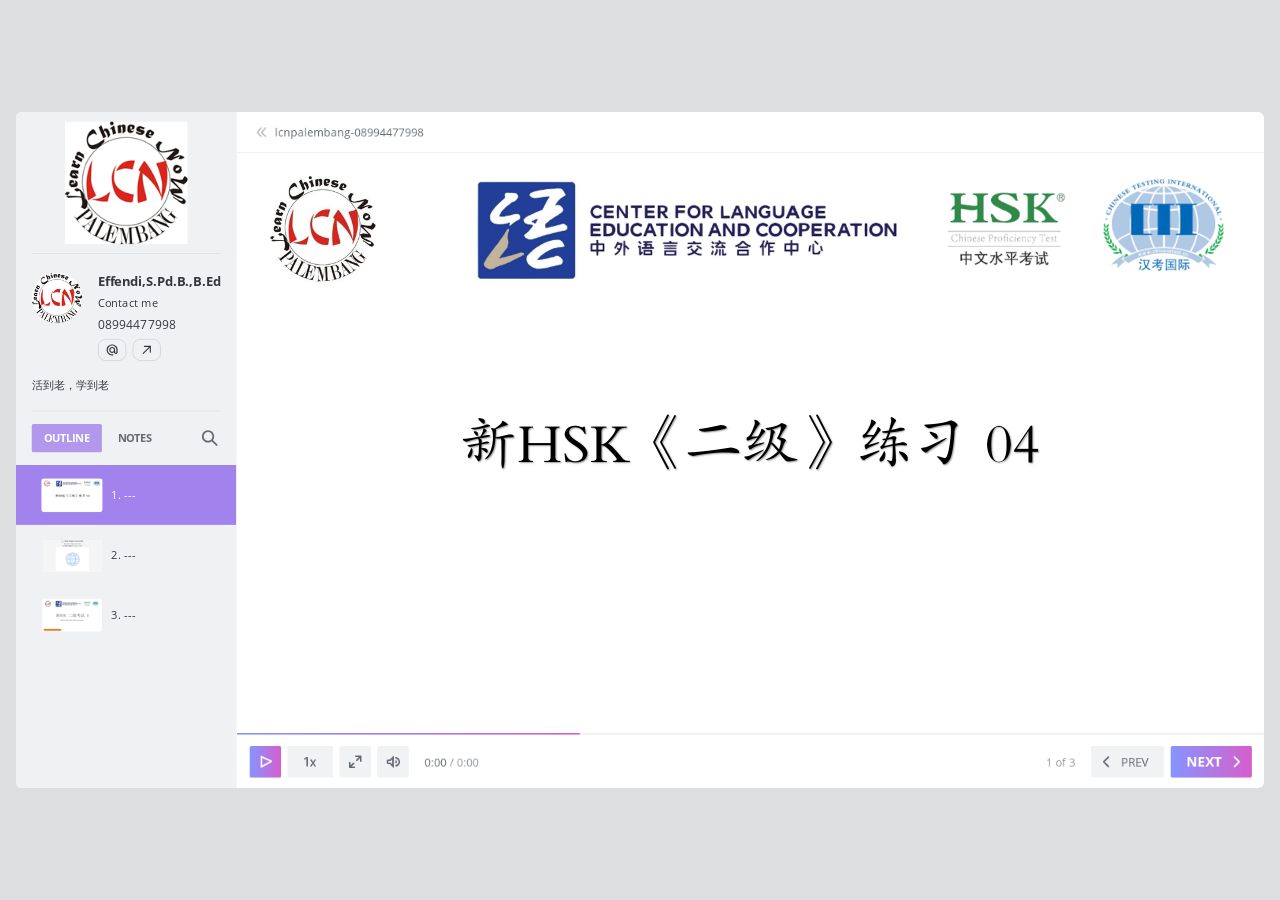
<file: index.html>
<!DOCTYPE html>
<!-- Created with iSpring --><!-- 1576 864 --><!--version 11.7.0.5 --><!--type html --><!--mainFolder ./ -->
<html style=background-color:#dcdee0;>
<head>
    <meta http-equiv="Content-Type" content="text/html;charset=utf-8"/><meta name="viewport" content="width=device-width,initial-scale=1,minimum-scale=1,maximum-scale=1,user-scalable=no"/><meta name="format-detection" content="telephone=no"/><meta name="apple-mobile-web-app-capable" content="yes"/><meta name="apple-mobile-web-app-status-bar-style" content="black"/><meta http-equiv="X-UA-Compatible" content="IE=edge"/><meta name="msapplication-tap-highlight" content="no"/><title>NEW HSK2 LESSON 04</title><link rel="apple-touch-icon-precomposed" href="data/apple-touch-icon.png"/><link rel="shortcut icon" type="image/ico" href="data/favicon.ico"/><style>body {background-color:#dcdee0;}#spr0_271b98 {display:none;}</style>
    
    
    <style>
		#playerView {
			position:absolute;
			-webkit-tap-highlight-color:rgba(0,0,0,0);
			-webkit-user-select:none;
			-moz-user-select:none;
			-webkit-touch-callout:none;
			-webkit-user-drag:none;
		}
		#playerView * {
			position:absolute;
		}
		#preloader {
			width: 50px;
			height: 50px;
			position: absolute;
			top: 0;
			left: 0;
			bottom: 0;
			right: 0;
			margin: auto;
			border-radius: 10px;
			background-color: rgba(0, 0, 0, 0.5);
		}

		#preloader::after {
			content: '';
			position: absolute;
			background: url([data-uri]);
			background-size: cover;
			top: 0;
			left: 0;
			bottom: 0;
			right: 0;
			animation: preloader_spin 1s infinite linear;
			-webkit-animation: preloader_spin 1s infinite linear;
		}

		@keyframes preloader_spin { 0% {transform: rotate(0deg);} 100% {transform: rotate(360deg);} }
		@-webkit-keyframes preloader_spin { 0% {-webkit-transform: rotate(0deg);} 100% {-webkit-transform: rotate(360deg);}}
    </style>
</head>
<body>
	<div id="preloader"></div>
	<script src="data/browsersupport.js?00D8536A"></script>
	<script src="data/player.js?00D8536A"></script>
    <div id="content"></div>
    <div id="spr0_271b98"></div>
    <script>
		document.addEventListener("DOMContentLoaded", () => (function(startup){
			function start(savedPresentationState)
			{
				var presInfo = "eNrVWktv28gd/yqEitwsRZSol3to+VJMmBa1ImUnmwQCJY6kWVOkwoccr2EgRS9Fu+eee9qeCuyhl+7203R3u731K/Q/M6REino5zRaoEVvSzG/+79dQeSjh0nnpodmQFUkVmmWBV+SyIMliudNuS+VWlZfaolDvdnj1sXRWigDcU2+4C/OyxumqaRo9rirAxoTsuBNvabtoMba9Wbna7nQEodXqdNqwf1c652vt6llpXjpv1eB1AviJHyBzGYxqjWat3akCbLkqndeqfPOsFBO5cBjGOEIjnq+0KtVR45cEUjp//VDyYFedTpHn4DOz0ncqUuVMqqgOAL6ALdn3InsScQsEC2NY+Odfv/vxd9/868Nv/v33r378y9fsPZOrNI+i5fmb52+ej3FUce/fPM/qARi0pdqvZwsbu5WJv2DilPKq9kvnD9Sqjh3Zb54v537k85UlJQXsOgI1Qkd4PCvJBOrm8a4/y8L5RpPi4fXxNHGJJ0Zj1/ZuS4+Pb/czyfJo7eARnsqEWoi65KF0S/7AxyiI0VnJXvtquYRDIf0IkHqNBsDUdkNEl+m7x7ePZwzthTm0cBi9zKPrR2hHWTR/[base64]//gNVPnvP/z+h2+/+unbP3//4Q8/fffbH/72J1bvl/QAohqR95VqlacEhEpL6LSEBlR7odGqtWqozPOkDOHEfq/fJjZm5nCSw1X2IySnWe1gHsH0HViBkgjn9hKFyZLJ6F2zl/vk5Za9TtnLnc/AedO32i2xK7Sb5VazWi0LTZkvd/hGtdzsNLtyVW2o0PZ2mL620/S1/aavPdH0/2+GfaC2uPNH/Ig08Hit/J3Pv3l+aZjipWiJnCRKEDiVebRwSffwqZaFoWC6toqTK64h8dw7OPhOSizMjBWs8TTHS5TCA0vVKE3DaeYTScN30drWy7W072L85dK171HAHJwNla4kNtr1br2sCipfFhSRL0stoVoWOw1ebLW6Sl0W86FCqCVJuiMk6qeFxFMj4THxDCt4/a5XopRKxhJ5nGnTngrueZ1IMvWiauXOn05LcE4ET1SqzXZbaDVhGIMmoBCOtU6t02y3GpTtFsDJA2bwMS22wHt8lDn/iZnTOY+GzEYKfFSK2ieXAhekGB8Xo/5zGaMgDzATEnG6n1/auCCKkBWlWmk367U2v5GjljC185tObjMbDECykTA00cxH3FAr8Gxsqd/q8ND5Mto3qp3WhnEe4Wwjtrg3t7hzJlrgse86BTGan1yMTVACUTobj/3AQcHAdnAM9YLMwb7rByGt4SG0Esme3M4CP/YcskQ3QfZfqN0u362BxP7SnuAICjLUguh+Se4mpqFrCh04CAEVhnTkRRs64iTCK5SjJtbaNVX5KGoX/goFOWKKotbUxhOIWeh9lKNQF+rtuvJECjvU6tKfJ9IpKiTUhLagnkJGh2vUf+OwpT3b53BFVlS1euw87Vh7KJxkDUah4JEmD7XkKPcAL+zgXoqjyPfyQjhoFiAAdyADZgEEOxibDQsph3az09iSjuTsRv9moyvL+f23axleDERFU3vWATHWfk1l4dv/c2ForucM2+40a4qUpVQ9ZlhKpBilLZhWpeZTKBW8fFqEbJMoinISnRBNfM/ZEy8bUpA0XeFjSRVFg0G+cbQ4bdMruu2jxNrjuI8R6eMSdAeRojgnUHokXcqLAt/t2x6ij5I8e4VndoR978p3CHR8b5KbEBltloEPGReGkk05Ic8eu8hJ55EFwy8BAXlISVh4gVzs0QcRc/9Ot8fIXV+rVzjEcD6dYihClplGm0s4LPZAvXQ5udnDqhFHlHQW2Yei17fjEGWBZHEMkTSwI1Qk0w/Qqrg6QHfYc3K0qRV68WKMgjALpeuG594XqRD1g+zCte/GCyQzk++zwxS2u/YCu/dbk+UCezi8xZ4ch5G/wF9SE6upExJRfWaWtT/neDZ34Te6xugOOSqwxmitwCJ2I+yiFVpL41ENt2AhsoPJfP3oZA4Yz8apK+lF09mwJJqKkY6mUVZ30lKzn3t+hMKdDs05h8QSCjRv6u/cuAbG/lr5bVNGOHI3co2pg0J2x00+pHImBCZ+HITIIseus7SyKuzhBekXYuL/El/hSZJqhGdfGomyrJqmJunqSBxo4kgXJVUfSaJ8ObKMkaS+0Hqk1/hcBP/miBujGfY87M04f0oX6JMI8vx5Ly3DsoyrUV/[base64]/[base64]/Jjbm6vEOknK2j6tIdAIOMgaSVkg4x92IsTmopxJUI2QVWwBppMvEny2w+C+zN62o6juR8A1ZBzcEgHDkqapBfZz858pJpFcwxIf2Fjr5JwGIg30CogUA3dhCqmpCskEjyHUwKbUNsJHogmNaUa2CEK9kJGoq6nKE503V3AC+3FhQ6/zDcX6Wy0m2qfRl0/[base64]/pphlcwOtOrWkKP5C6tltBzVFbjktpFon2JkJPgwEmqQuLgs6H2+agrQsFXdhnevuc8P+JsZ2V7EzK4Tcjdg7uHPQc7dI/4lopDvjng7CjJwKQqAEn15bPKTra5tN7ndjuK0GIZHeNAzJRIuZ8Zicr9nE5R5BAbU4bRZQBD2qcxZ4jh6sLqzYlGXQvwZMMe5XWS3k8w8ccxTCY62dB1sQ/lUNJIOptwb4HsD8NtnAoln9ZL8n9eCpsvoRMpWRILPx1eNqieAfJ0adHwuc0ESS9rW9AbVTI1i3TfGzQOcZTQosF3emGjsXesoh3J7s22onbFoW7RFapDsLATS4DcpAMn8rMalBfwxo9dh8ami29pHQL9oUkX++E0gMsYWXXtMPUmK3e/YszWIXK6ITIRcswcpioO5AuwRU+mQ6FMosbN7YEficK6Za5HR3Dowo4mc6inU/[base64]/fPiawdgFKMkMCFf2OROsK3ohenz8D2dFgQs=";
				PresentationPlayer.start(presInfo, "content", "playerView", onPlayerInit, savedPresentationState);
				function onPlayerInit(player)
				{
					(function(player){
	(function(player)
{
	function findConnector(win)
	{
		var retries = 0;
		while (!win.ispringPresentationConnector && win.parent && win.parent != win)
		{
			++retries;
			if (retries > 7)
			{
				return null;
			}

			win = win.parent;
		}
		return win.ispringPresentationConnector;
	}

	function getConnector()
	{
		var api = findConnector(window);
		if (!api && window.opener && (typeof(window.opener) != "undefined"))
		{
			api = findConnector(window.opener);
		}
		return api;
	}

	try
	{
		var connector = getConnector();
		if (connector)
		{
			connector.register(player);
		}
	}
	catch (e) {}
})(player);

})(player);

					var preloader = document.getElementById("preloader");
					preloader.parentNode.removeChild(preloader);
				}
			}

			if (startup)
				startup(start);
			else
				start();
		})());
    </script>
</body>
</html>
</file>
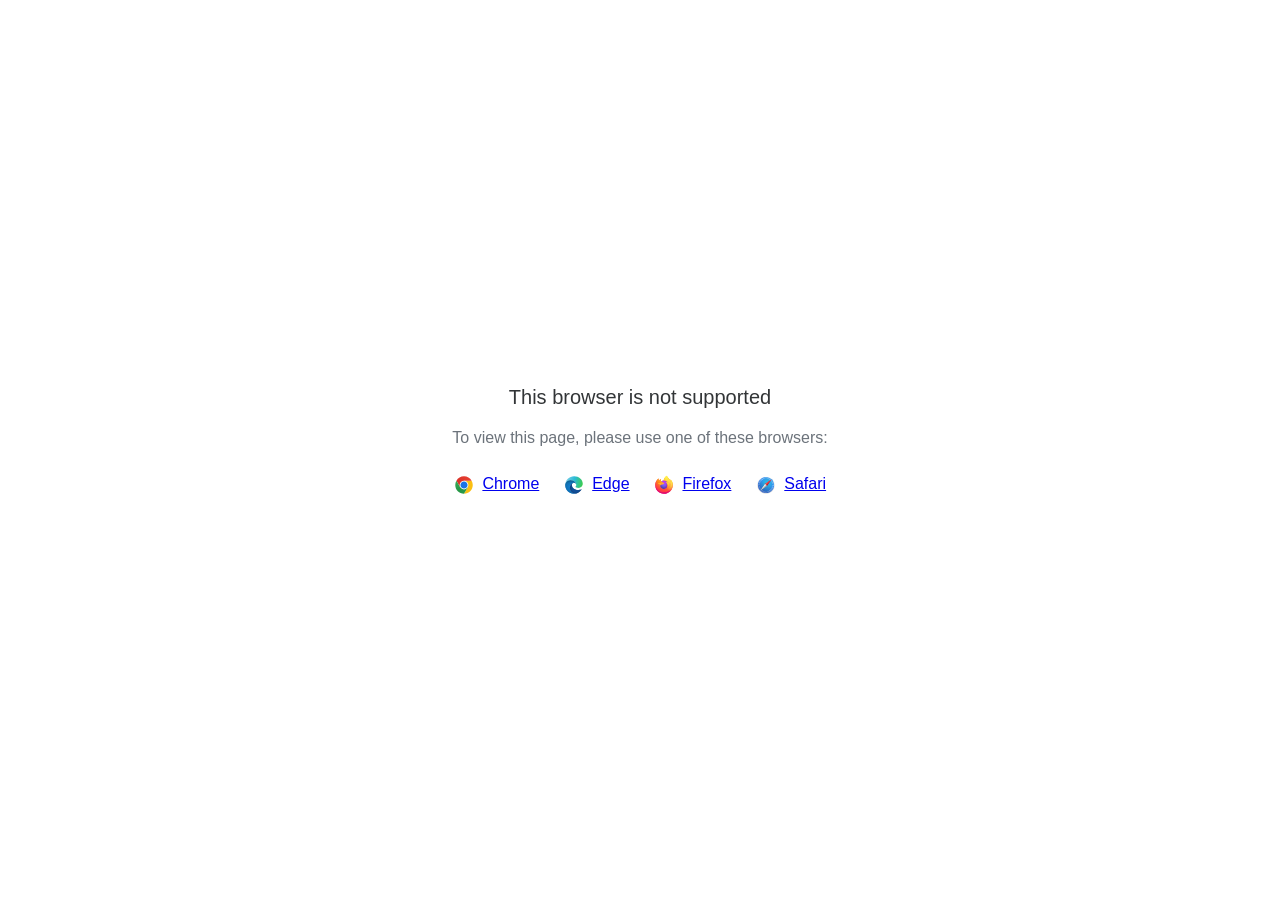
<file: data/html5-unsupported.html>
<html>
<head>
    <meta http-equiv="Content-Type" content="text/html;charset=utf-8"/>
    <meta name="viewport" content="width=device-width,initial-scale=1,maximum-scale=1">
    <meta name="format-detection" content="telephone=no">
    <meta name="apple-mobile-web-app-capable" content="yes">
    <meta name="apple-mobile-web-app-status-bar-style" content="black">
    <meta http-equiv="X-UA-Compatible" content="IE=edge">
    <meta name="msapplication-tap-highlight" content="no" />
    <title>Page Not Available</title>
    <style>
        body {
            background: #fff;
        }

        .banner {
            position: absolute;
            top: 50%;
            left: 50%;
            margin-left: -235px;
            margin-top: -67px;
            width: 470px;
            text-align: center;
            font-family: Roboto, Arial, Helvetica, sans-serif;
        }

        .title {
            margin-bottom: 16px;
            font-size: 20px;
            font-weight: 500;
            color: #323537;
            line-height: 28px;
        }

        .text {
            margin-bottom: 26px;
            font-size: 16px;
            color: #6C737B;
            line-height: 22px;
        }

        .browsers svg, .browsers a {
            display: inline-block;
            vertical-align: top;
        }

        .browsers a {
            font-size: 16px;
            margin-right: 20px;
            margin-left: 4px;
        }

        .browsers :last-child {
            margin-right: 0;
        }
    </style>
</head>
<body>
    <div class="banner">
        <div class="title">This browser is not supported</div>
        <div class="text">To view this page, please use one of these browsers:</div>
        <div class="browsers">
            <svg width="20" height="20" viewBox="0 0 20 20" fill="none" xmlns="http://www.w3.org/2000/svg">
                <path d="M10.0001 10.0001L13.789 12.1875L10.0001 18.7501C14.8326 18.7501 18.7501 14.8326 18.7501 10.0001C18.7501 8.40581 18.3216 6.91244 17.5766 5.625H10L10.0001 10.0001Z" fill="#FBBF12"/>
                <path d="M9.99999 1.25C6.76136 1.25 3.93585 3.01077 2.42285 5.6261L6.21103 12.1876L9.99999 10.0001V5.62507H17.5766C16.0634 3.01039 13.2382 1.25 9.99999 1.25Z" fill="url(#paint0_linear_579_2699)"/>
                <path d="M1.25005 10C1.25005 14.8325 5.16742 18.75 10 18.75L13.789 12.1875L10 10L6.21109 12.1875L2.42291 5.62598C1.67833 6.91306 1.25 8.40588 1.25 9.99988" fill="url(#paint1_linear_579_2699)"/>
                <path d="M14.3751 10.0001C14.3751 12.4163 12.4163 14.3751 10.0001 14.3751C7.58381 14.3751 5.625 12.4163 5.625 10.0001C5.625 7.58381 7.58381 5.625 10.0001 5.625C12.4163 5.625 14.3751 7.58381 14.3751 10.0001Z" fill="white"/>
                <path d="M13.5548 10.0001C13.5548 11.9633 11.9633 13.5548 10.0001 13.5548C8.03686 13.5548 6.44531 11.9633 6.44531 10.0001C6.44531 8.03686 8.03686 6.44531 10.0001 6.44531C11.9633 6.44531 13.5548 8.03686 13.5548 10.0001Z" fill="#1A73E8"/>
                <defs>
                    <linearGradient id="paint0_linear_579_2699" x1="5.04786" y1="6.71874" x2="12.965" y2="6.71874" gradientUnits="userSpaceOnUse">
                        <stop stop-color="#DB3328"/>
                        <stop offset="1" stop-color="#E53D30"/>
                    </linearGradient>
                    <linearGradient id="paint1_linear_579_2699" x1="4.58454" y1="7.18406" x2="7.82938" y2="12.8043" gradientUnits="userSpaceOnUse">
                        <stop stop-color="#32A651"/>
                        <stop offset="1" stop-color="#279847"/>
                    </linearGradient>
                </defs>
            </svg>
            <a href="https://www.google.com/chrome">Chrome</a>
            <svg width="20" height="20" viewBox="0 0 20 20" fill="none" xmlns="http://www.w3.org/2000/svg">
                <path d="M12.2449 9.92045C12.2449 8.25 10.5088 5.36648 6.59777 5.36648C2.68671 5.36648 1.25 8.62784 1.25 10.0199C1.25 5.0483 5.30074 1.25 10.1097 1.25C14.9188 1.25 18.75 4.84943 18.75 8.50852C18.75 11.7699 16.2956 12.9034 14.3002 12.9034C12.9832 12.9034 11.4866 12.4659 11.4866 11.7699C11.4866 11.233 12.2449 11.233 12.2449 9.92045Z" fill="url(#paint0_linear_579_2709)"/>
                <path d="M6.59777 5.36646C10.5088 5.36646 12.2449 8.24998 12.2449 9.92043C12.2449 9.93342 12.2448 9.94627 12.2446 9.95901C12.2249 8.84657 11.4738 7.79259 9.99002 7.79259C8.11431 7.79259 5.5801 10.338 5.91933 13.5C6.19087 16.031 8.33381 19.4261 12.9832 18.2329C12.9832 18.2329 12.1052 18.75 9.6508 18.75C5.30074 18.75 1.25 14.7727 1.25 10.2187C1.25 10.0981 1.25184 9.97975 1.25555 9.8637C1.35584 8.39889 2.82648 5.36646 6.59777 5.36646Z" fill="url(#paint1_linear_579_2709)"/>
                <path d="M6.59777 5.36646C10.5088 5.36646 12.2449 8.24998 12.2449 9.92043C12.2449 9.93342 12.2448 9.94627 12.2446 9.95901C12.2249 8.84657 11.4738 7.79259 9.99002 7.79259C8.11431 7.79259 5.5801 10.338 5.91933 13.5C6.19087 16.031 8.33381 19.4261 12.9832 18.2329C12.9832 18.2329 12.1052 18.75 9.6508 18.75C5.30074 18.75 1.25 14.7727 1.25 10.2187C1.25 10.0981 1.25184 9.97975 1.25555 9.8637C1.35584 8.39889 2.82648 5.36646 6.59777 5.36646Z" fill="url(#paint2_radial_579_2709)"/>
                <path d="M12.4415 18.4371C14.9324 17.7576 16.712 15.6377 17.0338 15.2101C17.393 14.7328 17.4928 14.4345 17.393 14.3351C17.2932 14.2357 17.1536 14.2555 16.7944 14.4345C16.4352 14.6135 14.32 15.4885 11.9056 14.7527C9.49107 14.0169 7.83486 12.1078 7.83486 9.99987C7.83486 8.36919 9.23166 7.79248 9.98993 7.79248C8.11422 7.79248 5.58001 10.3379 5.91923 13.4999C6.19077 16.0309 8.33371 19.426 12.9831 18.2328C12.9831 18.2328 12.821 18.3283 12.4415 18.4371Z" fill="#0E458A"/>
                <path d="M12.4415 18.4371C14.9324 17.7576 16.712 15.6377 17.0338 15.2101C17.393 14.7328 17.4928 14.4345 17.393 14.3351C17.2932 14.2357 17.1536 14.2555 16.7944 14.4345C16.4352 14.6135 14.32 15.4885 11.9056 14.7527C9.49107 14.0169 7.83486 12.1078 7.83486 9.99987C7.83486 8.36919 9.23166 7.79248 9.98993 7.79248C8.11422 7.79248 5.58001 10.3379 5.91923 13.4999C6.19077 16.0309 8.33371 19.426 12.9831 18.2328C12.9831 18.2328 12.821 18.3283 12.4415 18.4371Z" fill="url(#paint3_radial_579_2709)"/>
                <defs>
                    <linearGradient id="paint0_linear_579_2709" x1="17.7323" y1="11.5909" x2="0.61762" y2="7.54779" gradientUnits="userSpaceOnUse">
                        <stop stop-color="#3BCC50"/>
                        <stop offset="0.489583" stop-color="#2ABAD6"/>
                        <stop offset="1" stop-color="#7DCFE7"/>
                    </linearGradient>
                    <linearGradient id="paint1_linear_579_2709" x1="7.11659" y1="5.36646" x2="7.11659" y2="18.75" gradientUnits="userSpaceOnUse">
                        <stop stop-color="#035989"/>
                        <stop offset="0.265625" stop-color="#1175B6"/>
                        <stop offset="1" stop-color="#0470CF"/>
                    </linearGradient>
                    <radialGradient id="paint2_radial_579_2709" cx="0" cy="0" r="1" gradientUnits="userSpaceOnUse" gradientTransform="translate(6.83723 11.8693) rotate(59.2143) scale(5.92595 5.93561)">
                        <stop stop-color="#1284D8"/>
                        <stop offset="0.813899" stop-color="#1170B2" stop-opacity="0.767762"/>
                        <stop offset="1" stop-color="#0E649B" stop-opacity="0.65"/>
                    </radialGradient>
                    <radialGradient id="paint3_radial_579_2709" cx="0" cy="0" r="1" gradientUnits="userSpaceOnUse" gradientTransform="translate(11.6661 13.4999) rotate(77.9982) scale(4.79806 5.18015)">
                        <stop stop-color="#104890"/>
                        <stop offset="0.69943" stop-color="#12529E" stop-opacity="0.70624"/>
                        <stop offset="1" stop-color="#0E4584" stop-opacity="0.58"/>
                    </radialGradient>
                </defs>
            </svg>
            <a href="https://www.microsoft.com/edge">Edge</a>
            <svg width="20" height="20" viewBox="0 0 20 20" fill="none" xmlns="http://www.w3.org/2000/svg">
                <path d="M18.1191 6.70405C17.7385 5.78587 16.967 4.79462 16.3615 4.4815C16.8544 5.4501 17.1395 6.42162 17.2485 7.14652C17.2485 7.14652 17.2485 7.15163 17.2503 7.16113C16.2598 4.6861 14.5798 3.68791 13.2079 1.51504C13.1383 1.40543 13.069 1.29582 13.0012 1.17854C12.963 1.1124 12.932 1.05248 12.905 0.995851C12.8481 0.885984 12.8042 0.76987 12.7741 0.649844C12.7743 0.644144 12.7725 0.638558 12.7688 0.63417C12.7652 0.629782 12.7601 0.626904 12.7544 0.626094C12.749 0.624635 12.7434 0.624635 12.738 0.626094C12.7366 0.626756 12.7352 0.627617 12.734 0.628652C12.7318 0.628652 12.7296 0.63121 12.7274 0.63194L12.7311 0.627191C10.5302 1.91914 9.78353 4.30904 9.71499 5.5049C8.83549 5.56518 7.99455 5.88974 7.30189 6.43623C7.22949 6.37488 7.15379 6.31755 7.07512 6.26451C6.87551 5.56419 6.86708 4.82302 7.0507 4.11832C6.15057 4.52936 5.45059 5.17789 4.94165 5.75189H4.93764C4.5902 5.31089 4.61463 3.85634 4.63432 3.55272C4.63031 3.53372 4.37547 3.68535 4.34266 3.70837C4.03608 3.92756 3.7495 4.17357 3.48628 4.4435C3.18675 4.74784 2.9131 5.07672 2.66818 5.42671C2.1047 6.22702 1.70509 7.13132 1.49244 8.08735C1.48843 8.10635 1.48478 8.12608 1.48077 8.14544C1.46437 8.22254 1.40494 8.60946 1.39437 8.6935V8.71286C1.3169 9.11266 1.26865 9.5176 1.25 9.92444V9.96938C1.25 14.8186 5.17279 18.75 10.0114 18.75C14.345 18.75 17.943 15.5968 18.6477 11.455C18.6623 11.3428 18.6743 11.2295 18.6875 11.1163C18.8617 9.61022 18.6681 8.02743 18.1191 6.70405ZM8.02046 13.5774C8.06129 13.5968 8.09994 13.6183 8.14186 13.6373L8.14769 13.641C8.10577 13.6205 8.06311 13.5993 8.02082 13.5774H8.02046ZM17.251 7.16515V7.15675V7.16625V7.16515Z" fill="url(#paint0_linear_579_2717)"/>
                <path d="M18.119 6.704C17.7384 5.78582 16.9669 4.79457 16.3614 4.48145C16.8543 5.45005 17.1394 6.42157 17.2484 7.14647V7.16437C18.0752 9.41067 17.6246 11.695 16.9757 13.0907C15.9716 15.25 13.541 17.4635 9.73602 17.3557C5.62839 17.2388 2.0071 14.1802 1.33082 10.1776C1.20759 9.54586 1.33082 9.22543 1.39279 8.71281C1.31733 9.10778 1.28853 9.22214 1.25098 9.92439V9.96933C1.25098 14.8185 5.17377 18.7499 10.0124 18.7499C14.346 18.7499 17.944 15.5968 18.6487 11.4549C18.6633 11.3428 18.6753 11.2295 18.6884 11.1162C18.8616 9.61017 18.668 8.02738 18.119 6.704Z" fill="url(#paint1_radial_579_2717)"/>
                <path d="M18.119 6.704C17.7384 5.78582 16.9669 4.79457 16.3614 4.48145C16.8543 5.45005 17.1394 6.42157 17.2484 7.14647V7.16437C18.0752 9.41067 17.6246 11.695 16.9757 13.0907C15.9716 15.25 13.541 17.4635 9.73602 17.3557C5.62839 17.2388 2.0071 14.1802 1.33082 10.1776C1.20759 9.54586 1.33082 9.22543 1.39279 8.71281C1.31733 9.10778 1.28853 9.22214 1.25098 9.92439V9.96933C1.25098 14.8185 5.17377 18.7499 10.0124 18.7499C14.346 18.7499 17.944 15.5968 18.6487 11.4549C18.6633 11.3428 18.6753 11.2295 18.6884 11.1162C18.8616 9.61017 18.668 8.02738 18.119 6.704Z" fill="url(#paint2_radial_579_2717)"/>
                <path d="M13.8612 7.73587C13.8806 7.74939 13.8977 7.7629 13.9159 7.77642C13.696 7.38513 13.4221 7.02694 13.1022 6.71246C10.3788 3.98314 12.3884 0.794172 12.7271 0.631947L12.7307 0.627197C10.5298 1.91915 9.78314 4.30905 9.7146 5.50491C9.81668 5.49797 9.9184 5.4892 10.0223 5.4892C11.6647 5.4892 13.0953 6.39459 13.8612 7.73587Z" fill="url(#paint3_radial_579_2717)"/>
                <path d="M10.028 8.28118C10.0138 8.5004 9.24382 9.25307 8.97441 9.25307C6.48292 9.25307 6.07861 10.7635 6.07861 10.7635C6.18798 12.0357 7.07244 13.0833 8.14245 13.6375C8.19131 13.6627 8.24052 13.6854 8.28828 13.708C8.37396 13.7446 8.46 13.7811 8.54567 13.8136C8.91262 13.9433 9.29689 14.0172 9.68568 14.0329C14.0525 14.2382 14.8991 8.80001 11.7473 7.22087C12.5541 7.08021 13.3919 7.40575 13.8597 7.73495C13.0941 6.39367 11.6631 5.48828 10.0207 5.48828C9.91682 5.48828 9.81511 5.49705 9.71303 5.50399C8.83417 5.56502 7.99404 5.88994 7.30212 6.43642C7.43591 6.55005 7.58685 6.70131 7.90439 7.0148C8.5001 7.60378 10.0247 8.20993 10.028 8.28118Z" fill="url(#paint4_radial_579_2717)"/>
                <path d="M10.028 8.28118C10.0138 8.5004 9.24382 9.25307 8.97441 9.25307C6.48292 9.25307 6.07861 10.7635 6.07861 10.7635C6.18798 12.0357 7.07244 13.0833 8.14245 13.6375C8.19131 13.6627 8.24052 13.6854 8.28828 13.708C8.37396 13.7446 8.46 13.7811 8.54567 13.8136C8.91262 13.9433 9.29689 14.0172 9.68568 14.0329C14.0525 14.2382 14.8991 8.80001 11.7473 7.22087C12.5541 7.08021 13.3919 7.40575 13.8597 7.73495C13.0941 6.39367 11.6631 5.48828 10.0207 5.48828C9.91682 5.48828 9.81511 5.49705 9.71303 5.50399C8.83417 5.56502 7.99404 5.88994 7.30212 6.43642C7.43591 6.55005 7.58685 6.70131 7.90439 7.0148C8.5001 7.60378 10.0247 8.20993 10.028 8.28118Z" fill="url(#paint5_radial_579_2717)"/>
                <path d="M6.89479 6.14439C6.96588 6.19043 7.02421 6.22916 7.07708 6.2646C6.87746 5.56428 6.86903 4.82311 7.05265 4.11841C6.15252 4.52945 5.45255 5.17799 4.9436 5.75198C4.9848 5.75089 6.2557 5.72787 6.89479 6.14439Z" fill="url(#paint6_radial_579_2717)"/>
                <path d="M1.33119 10.1776C2.00747 14.1802 5.62876 17.2388 9.7393 17.3557C13.5443 17.4635 15.9735 15.25 16.979 13.0907C17.6279 11.6946 18.0785 9.41068 17.2517 7.16437V7.14756C17.2517 7.14976 17.2517 7.15268 17.2535 7.16218C17.5641 9.1962 16.532 11.1667 14.9184 12.4992C14.9167 12.5029 14.9152 12.5067 14.9137 12.5105C11.7692 15.0765 8.76042 14.0586 8.15123 13.6431C8.10893 13.6227 8.06628 13.6015 8.02399 13.5796C6.19056 12.7027 5.43334 11.0274 5.59558 9.5919C4.04797 9.5919 3.52007 8.28314 3.52007 8.28314C3.52007 8.28314 4.90982 7.29006 6.74143 8.1538C8.43778 8.95396 10.031 8.2835 10.031 8.28314C10.0277 8.21189 8.50304 7.60391 7.90842 7.01676C7.59088 6.70327 7.43995 6.55201 7.30615 6.43838C7.23375 6.37702 7.15805 6.3197 7.07939 6.26665C7.02725 6.23012 6.97001 6.19358 6.8971 6.14645C6.25801 5.72992 4.98711 5.75294 4.94518 5.75404H4.94117C4.59374 5.31303 4.61816 3.85849 4.63785 3.55487C4.63384 3.53587 4.379 3.68749 4.34619 3.71051C4.03961 3.92971 3.75303 4.17571 3.48981 4.44564C3.19028 4.74999 2.91663 5.07887 2.67171 5.42886C2.10823 6.22916 1.70862 7.13347 1.49597 8.08949C1.48904 8.1063 1.17734 9.47023 1.33119 10.1776Z" fill="url(#paint7_radial_579_2717)"/>
                <path d="M13.1024 6.71246C13.4222 7.02693 13.6962 7.38513 13.9161 7.77642C13.9616 7.81071 14.0055 7.8473 14.0473 7.88603C16.0335 9.71873 14.9945 12.3132 14.9154 12.4996C16.529 11.1671 17.5611 9.19662 17.2505 7.16259C16.2599 4.6861 14.58 3.68791 13.2081 1.51504C13.1385 1.40543 13.0692 1.29582 13.0014 1.17854C12.9631 1.1124 12.9321 1.05248 12.9051 0.995851C12.8483 0.885984 12.8044 0.76987 12.7742 0.649844C12.7745 0.644144 12.7726 0.638559 12.769 0.63417C12.7653 0.629782 12.7602 0.626904 12.7546 0.626094C12.7492 0.624635 12.7435 0.624635 12.7382 0.626094C12.7367 0.626756 12.7354 0.627617 12.7341 0.628652C12.732 0.628652 12.7298 0.63121 12.7276 0.63194C12.3885 0.794165 10.379 3.98313 13.1024 6.71246Z" fill="url(#paint8_radial_579_2717)"/>
                <path d="M14.0464 7.88413C14.0046 7.8454 13.9608 7.80882 13.9152 7.77452C13.8973 7.761 13.8787 7.74748 13.8605 7.73396C13.3928 7.40513 12.555 7.07922 11.7482 7.21989C14.8995 8.79902 14.0534 14.2372 9.68654 14.0319C9.29775 14.0163 8.91348 13.9424 8.54653 13.8126C8.46085 13.7805 8.37481 13.7451 8.28914 13.7071C8.23956 13.6844 8.19034 13.6618 8.14331 13.6365L8.14914 13.6402C8.75834 14.0567 11.7671 15.0746 14.9116 12.5075C14.9116 12.5075 14.9134 12.5028 14.9163 12.4962C14.9943 12.3132 16.0334 9.71866 14.0464 7.88413Z" fill="url(#paint9_radial_579_2717)"/>
                <path d="M6.07833 10.7635C6.07833 10.7635 6.48264 9.25306 8.97412 9.25306C9.24354 9.25306 10.0135 8.49966 10.0277 8.28117C10.0419 8.06268 8.43455 8.95199 6.7382 8.15183C4.90659 7.28809 3.51685 8.28117 3.51685 8.28117C3.51685 8.28117 4.04475 9.58993 5.59235 9.58993C5.43012 11.0255 6.18733 12.6992 8.02076 13.5776C8.06159 13.597 8.10024 13.6185 8.14217 13.6375C7.07215 13.0843 6.18879 12.0357 6.07833 10.7635Z" fill="url(#paint10_radial_579_2717)"/>
                <path d="M18.1191 6.70405C17.7385 5.78587 16.967 4.79462 16.3615 4.4815C16.8544 5.4501 17.1395 6.42162 17.2485 7.14652C17.2485 7.14652 17.2485 7.15163 17.2503 7.16113C16.2598 4.6861 14.5798 3.68791 13.2079 1.51504C13.1383 1.40543 13.069 1.29582 13.0012 1.17854C12.963 1.1124 12.932 1.05248 12.905 0.995851C12.8481 0.885984 12.8042 0.76987 12.7741 0.649844C12.7743 0.644144 12.7725 0.638558 12.7688 0.63417C12.7652 0.629782 12.7601 0.626904 12.7544 0.626094C12.749 0.624635 12.7434 0.624635 12.738 0.626094C12.7366 0.626756 12.7352 0.627617 12.734 0.628652C12.7318 0.628652 12.7296 0.63121 12.7274 0.63194L12.7311 0.627191C10.5302 1.91914 9.78353 4.30904 9.71499 5.5049C9.81707 5.49796 9.91878 5.48919 10.0227 5.48919C11.6651 5.48919 13.0957 6.39458 13.8616 7.73586C13.3939 7.40703 12.5561 7.08111 11.7493 7.22178C14.9007 8.80092 14.0545 14.2391 9.68764 14.0338C9.29885 14.0182 8.91458 13.9443 8.54763 13.8145C8.46196 13.7824 8.37592 13.747 8.29024 13.709C8.24066 13.6863 8.19144 13.6636 8.14441 13.6384L8.15025 13.6421C8.10796 13.6216 8.0653 13.6004 8.02301 13.5785C8.06384 13.5979 8.10249 13.6194 8.14441 13.6384C7.07221 13.0842 6.18885 12.0356 6.07839 10.7633C6.07839 10.7633 6.4827 9.25288 8.97418 9.25288C9.2436 9.25288 10.0136 8.49949 10.0278 8.28099C10.0245 8.20975 8.49987 7.60177 7.90525 7.01462C7.58771 6.70113 7.43678 6.54986 7.30298 6.43623C7.23058 6.37488 7.15488 6.31755 7.07622 6.26451C6.87661 5.56419 6.86817 4.82302 7.05179 4.11832C6.15166 4.52936 5.45169 5.17789 4.94275 5.75189H4.93874C4.5913 5.31089 4.61572 3.85634 4.63541 3.55272C4.6314 3.53372 4.37657 3.68535 4.34375 3.70837C4.03717 3.92756 3.75059 4.17357 3.48738 4.4435C3.18785 4.74784 2.9142 5.07672 2.66928 5.42671C2.1058 6.22702 1.70618 7.13132 1.49353 8.08735C1.48952 8.10635 1.48588 8.12608 1.48187 8.14544C1.46546 8.22254 1.39109 8.61494 1.38088 8.69898C1.38088 8.70556 1.38088 8.69277 1.38088 8.69898C1.31262 9.10444 1.26891 9.51368 1.25 9.92444V9.96938C1.25 14.8186 5.17279 18.75 10.0114 18.75C14.345 18.75 17.943 15.5968 18.6477 11.455C18.6623 11.3428 18.6743 11.2295 18.6875 11.1163C18.8617 9.61022 18.6681 8.02743 18.1191 6.70405ZM17.25 7.15492V7.16442V7.15492Z" fill="url(#paint11_linear_579_2717)"/>
                <defs>
                    <linearGradient id="paint0_linear_579_2717" x1="16.9594" y1="3.43288" x2="2.3837" y2="17.4648" gradientUnits="userSpaceOnUse">
                        <stop offset="0.05" stop-color="#FFF44F"/>
                        <stop offset="0.11" stop-color="#FFE847"/>
                        <stop offset="0.22" stop-color="#FFC830"/>
                        <stop offset="0.37" stop-color="#FF980E"/>
                        <stop offset="0.4" stop-color="#FF8B16"/>
                        <stop offset="0.46" stop-color="#FF672A"/>
                        <stop offset="0.53" stop-color="#FF3647"/>
                        <stop offset="0.7" stop-color="#E31587"/>
                    </linearGradient>
                    <radialGradient id="paint1_radial_579_2717" cx="0" cy="0" r="1" gradientUnits="userSpaceOnUse" gradientTransform="translate(16.287 2.63668) scale(18.2654 18.3055)">
                        <stop offset="0.13" stop-color="#FFBD4F"/>
                        <stop offset="0.19" stop-color="#FFAC31"/>
                        <stop offset="0.25" stop-color="#FF9D17"/>
                        <stop offset="0.28" stop-color="#FF980E"/>
                        <stop offset="0.4" stop-color="#FF563B"/>
                        <stop offset="0.47" stop-color="#FF3750"/>
                        <stop offset="0.71" stop-color="#F5156C"/>
                        <stop offset="0.78" stop-color="#EB0878"/>
                        <stop offset="0.86" stop-color="#E50080"/>
                    </radialGradient>
                    <radialGradient id="paint2_radial_579_2717" cx="0" cy="0" r="1" gradientUnits="userSpaceOnUse" gradientTransform="translate(9.61279 10.1202) scale(18.2654 18.3055)">
                        <stop offset="0.3" stop-color="#960E18"/>
                        <stop offset="0.35" stop-color="#B11927" stop-opacity="0.74"/>
                        <stop offset="0.43" stop-color="#DB293D" stop-opacity="0.34"/>
                        <stop offset="0.5" stop-color="#F5334B" stop-opacity="0.09"/>
                        <stop offset="0.53" stop-color="#FF3750" stop-opacity="0"/>
                    </radialGradient>
                    <radialGradient id="paint3_radial_579_2717" cx="0" cy="0" r="1" gradientUnits="userSpaceOnUse" gradientTransform="translate(11.8153 -1.51753) scale(13.2325 13.2615)">
                        <stop offset="0.13" stop-color="#FFF44F"/>
                        <stop offset="0.25" stop-color="#FFDC3E"/>
                        <stop offset="0.51" stop-color="#FF9D12"/>
                        <stop offset="0.53" stop-color="#FF980E"/>
                    </radialGradient>
                    <radialGradient id="paint4_radial_579_2717" cx="0" cy="0" r="1" gradientUnits="userSpaceOnUse" gradientTransform="translate(7.59304 14.9021) scale(8.69686 8.71594)">
                        <stop offset="0.35" stop-color="#3A8EE6"/>
                        <stop offset="0.47" stop-color="#5C79F0"/>
                        <stop offset="0.67" stop-color="#9059FF"/>
                        <stop offset="1" stop-color="#C139E6"/>
                    </radialGradient>
                    <radialGradient id="paint5_radial_579_2717" cx="0" cy="0" r="1" gradientUnits="userSpaceOnUse" gradientTransform="translate(9.87545 7.94492) rotate(-13.9265) scale(4.60823 5.42407)">
                        <stop offset="0.21" stop-color="#9059FF" stop-opacity="0"/>
                        <stop offset="0.28" stop-color="#8C4FF3" stop-opacity="0.06"/>
                        <stop offset="0.75" stop-color="#7716A8" stop-opacity="0.45"/>
                        <stop offset="0.97" stop-color="#6E008B" stop-opacity="0.6"/>
                    </radialGradient>
                    <radialGradient id="paint6_radial_579_2717" cx="0" cy="0" r="1" gradientUnits="userSpaceOnUse" gradientTransform="translate(9.38226 1.88781) scale(6.25678 6.27051)">
                        <stop stop-color="#FFE226"/>
                        <stop offset="0.12" stop-color="#FFDB27"/>
                        <stop offset="0.3" stop-color="#FFC82A"/>
                        <stop offset="0.5" stop-color="#FFA930"/>
                        <stop offset="0.73" stop-color="#FF7E37"/>
                        <stop offset="0.79" stop-color="#FF7139"/>
                    </radialGradient>
                    <radialGradient id="paint7_radial_579_2717" cx="0" cy="0" r="1" gradientUnits="userSpaceOnUse" gradientTransform="translate(14.3005 -2.08939) scale(26.6943 26.7529)">
                        <stop offset="0.11" stop-color="#FFF44F"/>
                        <stop offset="0.46" stop-color="#FF980E"/>
                        <stop offset="0.62" stop-color="#FF5634"/>
                        <stop offset="0.72" stop-color="#FF3647"/>
                        <stop offset="0.9" stop-color="#E31587"/>
                    </radialGradient>
                    <radialGradient id="paint8_radial_579_2717" cx="0" cy="0" r="1" gradientUnits="userSpaceOnUse" gradientTransform="translate(11.72 0.833589) rotate(84.2447) scale(19.4998 12.7839)">
                        <stop stop-color="#FFF44F"/>
                        <stop offset="0.06" stop-color="#FFE847"/>
                        <stop offset="0.17" stop-color="#FFC830"/>
                        <stop offset="0.3" stop-color="#FF980E"/>
                        <stop offset="0.36" stop-color="#FF8B16"/>
                        <stop offset="0.45" stop-color="#FF672A"/>
                        <stop offset="0.57" stop-color="#FF3647"/>
                        <stop offset="0.74" stop-color="#E31587"/>
                    </radialGradient>
                    <radialGradient id="paint9_radial_579_2717" cx="0" cy="0" r="1" gradientUnits="userSpaceOnUse" gradientTransform="translate(9.23484 4.20996) scale(16.6653 16.7019)">
                        <stop offset="0.14" stop-color="#FFF44F"/>
                        <stop offset="0.48" stop-color="#FF980E"/>
                        <stop offset="0.59" stop-color="#FF5634"/>
                        <stop offset="0.66" stop-color="#FF3647"/>
                        <stop offset="0.9" stop-color="#E31587"/>
                    </radialGradient>
                    <radialGradient id="paint10_radial_579_2717" cx="0" cy="0" r="1" gradientUnits="userSpaceOnUse" gradientTransform="translate(13.6341 5.18793) scale(18.2402 18.2803)">
                        <stop offset="0.09" stop-color="#FFF44F"/>
                        <stop offset="0.23" stop-color="#FFE141"/>
                        <stop offset="0.51" stop-color="#FFAF1E"/>
                        <stop offset="0.63" stop-color="#FF980E"/>
                    </radialGradient>
                    <linearGradient id="paint11_linear_579_2717" x1="16.7844" y1="3.35761" x2="4.38152" y2="15.7337" gradientUnits="userSpaceOnUse">
                        <stop offset="0.17" stop-color="#FFF44F" stop-opacity="0.8"/>
                        <stop offset="0.27" stop-color="#FFF44F" stop-opacity="0.63"/>
                        <stop offset="0.49" stop-color="#FFF44F" stop-opacity="0.22"/>
                        <stop offset="0.6" stop-color="#FFF44F" stop-opacity="0"/>
                    </linearGradient>
                </defs>
            </svg>
            <a href="https://www.mozilla.org/firefox">Firefox</a>
            <svg width="20" height="20" viewBox="0 0 20 20" fill="none" xmlns="http://www.w3.org/2000/svg">
                <path d="M10 18.75C14.8325 18.75 18.75 14.8325 18.75 10C18.75 5.16751 14.8325 1.25 10 1.25C5.16751 1.25 1.25 5.16751 1.25 10C1.25 14.8325 5.16751 18.75 10 18.75Z" fill="url(#paint0_linear_579_2734)"/>
                <path d="M10 18.0938C14.4701 18.0938 18.0938 14.4701 18.0938 10C18.0938 5.52995 14.4701 1.90625 10 1.90625C5.52995 1.90625 1.90625 5.52995 1.90625 10C1.90625 14.4701 5.52995 18.0938 10 18.0938Z" fill="url(#paint1_radial_579_2734)"/>
                <path d="M10.0137 3.87498C9.95897 3.87498 9.91113 3.83399 9.91113 3.7793V2.35057C9.91113 2.29588 9.95897 2.25488 10.0137 2.25488C10.0683 2.25488 10.1162 2.29588 10.1162 2.35057V3.7793C10.1093 3.83399 10.0683 3.87498 10.0137 3.87498Z" fill="#F3F3F3"/>
                <path d="M10.0137 3.88182C9.95214 3.88182 9.9043 3.83397 9.9043 3.77929V2.35058C9.9043 2.29589 9.95214 2.24805 10.0137 2.24805C10.0752 2.24805 10.123 2.29589 10.123 2.35058V3.77929C10.123 3.83397 10.0684 3.88182 10.0137 3.88182ZM10.0137 2.26167C9.96583 2.26167 9.91799 2.30273 9.91799 2.35058V3.77929C9.91799 3.82713 9.95898 3.8682 10.0137 3.8682C10.0615 3.8682 10.1093 3.82713 10.1093 3.77929V2.35058C10.1026 2.30273 10.0615 2.26167 10.0137 2.26167Z" fill="white"/>
                <path d="M10.6972 3.10941C10.6426 3.10257 10.6016 3.06157 10.6016 3.00688L10.6494 2.37108C10.6562 2.31646 10.7041 2.2754 10.7588 2.28224C10.8135 2.28909 10.8545 2.33015 10.8545 2.38484L10.8066 3.02057C10.7998 3.07526 10.7519 3.11626 10.6972 3.10948V3.10941Z" fill="#F3F3F3"/>
                <path d="M10.6973 3.1164C10.6357 3.10955 10.5947 3.06171 10.5947 3.00702L10.6426 2.37123C10.6494 2.31661 10.6973 2.26877 10.7588 2.27554C10.8203 2.28239 10.8613 2.3303 10.8613 2.38492L10.8135 3.02071C10.8066 3.08224 10.7588 3.12324 10.6973 3.1164ZM10.7588 2.28923C10.7109 2.28923 10.663 2.32346 10.663 2.3713L10.6152 3.00709C10.6152 3.05486 10.6494 3.09593 10.7041 3.10271C10.7519 3.10271 10.7998 3.06855 10.7998 3.02071L10.8476 2.38492C10.8476 2.33708 10.8066 2.29608 10.7587 2.28923H10.7588Z" fill="white"/>
                <path d="M11.2099 3.99815C11.1551 3.98447 11.121 3.93662 11.1278 3.88193L11.4081 2.48051C11.4218 2.4259 11.4696 2.39167 11.5243 2.40536C11.579 2.41905 11.6131 2.4669 11.6063 2.52158L11.326 3.923C11.3192 3.97078 11.2645 4.005 11.2098 3.99815H11.2099Z" fill="#F3F3F3"/>
                <path d="M11.2101 4.00462C11.1485 3.99093 11.1144 3.93625 11.1212 3.88156L11.4015 2.48016C11.4152 2.42554 11.4699 2.38447 11.5313 2.39816C11.5928 2.41185 11.6271 2.46654 11.6202 2.52123L11.34 3.92263C11.3263 3.97724 11.2716 4.01147 11.2101 4.00462ZM11.5313 2.41185C11.4835 2.40501 11.4356 2.43231 11.4219 2.48023L11.1418 3.88163C11.1349 3.9294 11.1622 3.97724 11.2169 3.991C11.2647 3.99778 11.3126 3.9704 11.3263 3.92256L11.6065 2.52123C11.6134 2.46654 11.5792 2.42554 11.5313 2.41185Z" fill="white"/>
                <path d="M12.0302 3.38287C12.0172 3.37973 12.0049 3.37405 11.9941 3.36617C11.9832 3.35828 11.9741 3.34834 11.9671 3.33691C11.9601 3.32548 11.9554 3.31279 11.9534 3.29956C11.9513 3.28633 11.9519 3.27282 11.955 3.2598L12.1259 2.64462C12.1395 2.58993 12.1942 2.56255 12.2489 2.57624C12.3036 2.58993 12.3378 2.64462 12.3242 2.69931L12.1532 3.31456C12.1395 3.36918 12.0849 3.39656 12.0302 3.38287Z" fill="#F3F3F3"/>
                <path d="M12.0302 3.38948C11.9756 3.37579 11.9346 3.31426 11.9551 3.25965L12.126 2.64433C12.1396 2.58972 12.2011 2.55549 12.2558 2.56918C12.3105 2.58287 12.3515 2.6444 12.331 2.69902L12.1601 3.31433C12.1464 3.36895 12.0918 3.40317 12.0303 3.38948H12.0302ZM12.2558 2.58972C12.208 2.57603 12.1533 2.6034 12.1396 2.65125L11.9688 3.26642C11.9551 3.31426 11.9824 3.36218 12.0371 3.37579C12.0849 3.38948 12.1396 3.36218 12.1533 3.31433L12.3242 2.69902C12.331 2.65125 12.3037 2.6034 12.2558 2.58964V2.58972Z" fill="white"/>
                <path d="M12.3652 4.34683C12.3105 4.3263 12.2901 4.26477 12.3105 4.21692L12.8574 2.89759C12.8778 2.84975 12.9394 2.82237 12.9872 2.84975C13.042 2.87021 13.0625 2.93181 13.042 2.97958L12.4951 4.29892C12.4746 4.34683 12.413 4.37414 12.3653 4.34683H12.3652Z" fill="#F3F3F3"/>
                <path d="M12.3653 4.35357C12.339 4.34356 12.3178 4.32354 12.3062 4.29791C12.2947 4.27227 12.2938 4.24311 12.3037 4.21681L12.8506 2.89746C12.8711 2.84277 12.9327 2.82224 12.9942 2.84277C13.0205 2.85278 13.0417 2.8728 13.0532 2.89843C13.0648 2.92407 13.0657 2.95323 13.0557 2.97953L12.5089 4.29888C12.4815 4.35357 12.4199 4.38088 12.3653 4.35357ZM12.9874 2.85646C12.9395 2.836 12.8848 2.85646 12.8643 2.90431L12.3174 4.22366C12.2969 4.2715 12.3243 4.31934 12.3721 4.33988C12.4199 4.36034 12.4746 4.33988 12.4952 4.29204L13.0421 2.97268C13.0557 2.93161 13.0352 2.87693 12.9874 2.85646Z" fill="white"/>
                <path d="M13.288 3.90926C13.2401 3.88188 13.2196 3.82719 13.2401 3.77935L13.5272 3.21202C13.5545 3.16411 13.6092 3.14358 13.6639 3.17095C13.7118 3.19833 13.7322 3.25302 13.7118 3.30079L13.4246 3.86819C13.3973 3.91603 13.3426 3.93664 13.2879 3.90926H13.288Z" fill="#F3F3F3"/>
                <path d="M13.288 3.91591C13.2332 3.88853 13.2128 3.827 13.2401 3.77231L13.5272 3.20498C13.5545 3.15022 13.6161 3.12975 13.6707 3.15706C13.7254 3.18444 13.746 3.24597 13.7186 3.30066L13.4315 3.868C13.4041 3.92268 13.3426 3.94322 13.2879 3.91584L13.288 3.91591ZM13.664 3.17075C13.6161 3.15029 13.5614 3.16391 13.5409 3.21175L13.2538 3.77916C13.2333 3.82015 13.2538 3.87484 13.2948 3.90222C13.3426 3.92268 13.3973 3.90906 13.4178 3.86122L13.705 3.29382C13.7254 3.25282 13.705 3.19813 13.664 3.17075Z" fill="white"/>
                <path d="M13.425 4.92103C13.3772 4.88688 13.3635 4.82534 13.3976 4.78435L14.1906 3.60168C14.2179 3.55383 14.2795 3.54699 14.3273 3.57437C14.3752 3.60852 14.3888 3.67005 14.3547 3.71105L13.5617 4.89372C13.5344 4.94156 13.4728 4.95525 13.425 4.92103Z" fill="#F3F3F3"/>
                <path d="M13.4248 4.92767C13.377 4.89352 13.3633 4.82514 13.3907 4.7773L14.1836 3.59466C14.2178 3.54682 14.2793 3.53313 14.334 3.56735C14.3818 3.60151 14.3955 3.66988 14.3682 3.71772L13.5752 4.90036C13.541 4.9482 13.4727 4.96182 13.4248 4.92767ZM14.3271 3.58104C14.2862 3.55367 14.2246 3.56051 14.1973 3.60151L13.4043 4.78414C13.377 4.82507 13.3906 4.87983 13.4317 4.90714C13.4727 4.93451 13.5342 4.92767 13.5615 4.88667L14.3545 3.71088C14.3818 3.66988 14.3682 3.60835 14.3271 3.58104Z" fill="white"/>
                <path d="M14.4229 4.66788C14.3819 4.63366 14.3683 4.57213 14.4024 4.53113L14.7989 4.0321C14.833 3.99117 14.8946 3.98425 14.9355 4.01848C14.9766 4.05263 14.9902 4.11416 14.956 4.15516L14.5596 4.65419C14.5255 4.69519 14.4639 4.70204 14.4229 4.66788H14.4229Z" fill="#F3F3F3"/>
                <path d="M14.4161 4.6747C14.3683 4.64047 14.3614 4.5721 14.3957 4.52425L14.7921 4.02528C14.8262 3.97736 14.8946 3.97052 14.9424 4.01159C14.9903 4.04574 14.9971 4.11412 14.9629 4.16196L14.5665 4.66101C14.5323 4.70885 14.464 4.7157 14.4161 4.6747ZM14.9287 4.02521C14.8878 3.99105 14.8331 3.9979 14.7989 4.0389L14.4024 4.53794C14.3751 4.57894 14.382 4.63363 14.4229 4.66778C14.464 4.70201 14.5186 4.69516 14.5528 4.65416L14.9493 4.15512C14.9767 4.11412 14.9697 4.05259 14.9288 4.02528L14.9287 4.02521Z" fill="white"/>
                <path d="M14.3545 5.69352C14.3135 5.65252 14.3135 5.59099 14.3545 5.55677L15.3661 4.55195C15.4072 4.51095 15.4686 4.51772 15.5029 4.55195C15.537 4.5861 15.5439 4.65447 15.5029 4.68863L14.4981 5.69352C14.457 5.73452 14.3955 5.73452 14.3545 5.69352Z" fill="#F3F3F3"/>
                <path d="M14.3477 5.70023C14.3279 5.68017 14.3169 5.65317 14.3169 5.62505C14.3169 5.59692 14.3279 5.56992 14.3477 5.54986L15.3594 4.54496C15.3794 4.52522 15.4064 4.51416 15.4346 4.51416C15.4627 4.51416 15.4898 4.52522 15.5098 4.54496C15.5295 4.56502 15.5406 4.59202 15.5406 4.62014C15.5406 4.64827 15.5295 4.67527 15.5098 4.69533L14.498 5.70016C14.478 5.71988 14.451 5.73093 14.4228 5.73093C14.3947 5.73093 14.3677 5.71988 14.3477 5.70016V5.70023ZM15.503 4.5518C15.4688 4.51758 15.4073 4.51758 15.3731 4.5518L14.3613 5.55663C14.3271 5.59086 14.3271 5.65239 14.3613 5.68654C14.3955 5.72077 14.457 5.72077 14.4912 5.68654L15.503 4.68171C15.5371 4.64749 15.5371 4.5928 15.503 4.5518Z" fill="white"/>
                <path d="M15.3798 5.63856C15.3456 5.59757 15.3456 5.53604 15.3866 5.50181L15.872 5.09171C15.9129 5.05755 15.9745 5.06433 16.0087 5.1054C16.0428 5.14639 16.0428 5.20792 16.0019 5.24207L15.5165 5.65225C15.4755 5.6864 15.4139 5.67956 15.3798 5.63856Z" fill="#F3F3F3"/>
                <path d="M15.373 5.64558C15.332 5.59774 15.3388 5.52936 15.3798 5.49521L15.8651 5.08502C15.9061 5.04402 15.9745 5.05087 16.0155 5.09871C16.0566 5.14655 16.0497 5.21493 16.0087 5.24908L15.5234 5.65927C15.4824 5.7002 15.414 5.69342 15.3731 5.64558H15.373ZM16.0019 5.10555C15.9677 5.06456 15.913 5.06456 15.8721 5.09186L15.3867 5.50205C15.3525 5.53621 15.3457 5.59089 15.3798 5.63189C15.414 5.67289 15.4687 5.67289 15.5097 5.64558L15.995 5.23539C16.036 5.20124 16.036 5.14655 16.0019 5.10555Z" fill="white"/>
                <path d="M15.1066 6.6229C15.0725 6.57505 15.0861 6.51352 15.134 6.48614L16.3234 5.6932C16.3712 5.66582 16.4327 5.67951 16.46 5.72058C16.4943 5.76842 16.4806 5.82995 16.4327 5.85726L15.2434 6.65021C15.2023 6.67758 15.1408 6.6639 15.1066 6.6229Z" fill="#F3F3F3"/>
                <path d="M15.0995 6.62311C15.0654 6.57527 15.0791 6.50689 15.1269 6.47274L16.3163 5.67974C16.3642 5.64559 16.4326 5.65928 16.4667 5.71397C16.5009 5.76181 16.4872 5.83018 16.4394 5.86427L15.25 6.65733C15.2021 6.69156 15.1338 6.67787 15.0995 6.62318V6.62311ZM16.453 5.72765C16.4257 5.68659 16.371 5.6729 16.33 5.70028L15.1405 6.4932C15.0996 6.52058 15.0858 6.57527 15.1201 6.62311C15.1474 6.66411 15.2021 6.6778 15.2431 6.65049L16.4326 5.85749C16.4736 5.82334 16.4804 5.76858 16.453 5.72765Z" fill="white"/>
                <path d="M16.125 6.76667C16.0977 6.71875 16.1114 6.65729 16.1592 6.62992L16.7129 6.31549C16.7608 6.28811 16.8223 6.30864 16.8496 6.35642C16.877 6.40433 16.8633 6.46579 16.8155 6.49317L16.2617 6.80766C16.2139 6.83497 16.1523 6.81451 16.125 6.7666L16.125 6.76667Z" fill="#F3F3F3"/>
                <path d="M16.1184 6.77347C16.0911 6.71878 16.1048 6.65725 16.1526 6.62994L16.7063 6.31549C16.7542 6.28811 16.8226 6.30865 16.8499 6.35642C16.8772 6.41118 16.8636 6.47271 16.8157 6.50002L16.262 6.81454C16.2141 6.84185 16.1458 6.82132 16.1184 6.77347ZM16.843 6.36333C16.8157 6.31549 16.761 6.3018 16.72 6.32911L16.1663 6.64363C16.1253 6.67094 16.1116 6.72563 16.1321 6.76663C16.1594 6.81447 16.2141 6.82816 16.2551 6.80085L16.8089 6.48633C16.8499 6.46587 16.8636 6.41118 16.843 6.36333Z" fill="white"/>
                <path d="M15.667 7.6758C15.6465 7.62111 15.667 7.56642 15.7216 7.54596L17.041 6.9991C17.0888 6.97856 17.1504 7.00587 17.1708 7.05371C17.1913 7.1084 17.1708 7.16308 17.1161 7.18355L15.7969 7.73041C15.749 7.75095 15.6875 7.73041 15.667 7.6758Z" fill="#F3F3F3"/>
                <path d="M15.6601 7.68255C15.6397 7.62793 15.6601 7.5664 15.7148 7.53903L17.0341 6.99218C17.0604 6.98227 17.0896 6.98318 17.1152 6.99471C17.1408 7.00624 17.1608 7.02746 17.1708 7.05371C17.1914 7.10839 17.1708 7.16992 17.1161 7.19723L15.7969 7.74408C15.7706 7.75401 15.7414 7.75312 15.7158 7.7416C15.6902 7.73008 15.6701 7.70887 15.6601 7.68262V7.68255ZM17.1572 7.06055C17.1367 7.01271 17.082 6.99218 17.041 7.00586L15.7217 7.55271C15.6738 7.57318 15.6533 7.62793 15.6738 7.67577C15.6943 7.72361 15.749 7.74415 15.79 7.73046L17.1093 7.18361C17.1572 7.16315 17.1777 7.10839 17.1572 7.06055Z" fill="white"/>
                <path d="M16.6308 8.0176C16.6104 7.96284 16.6377 7.90822 16.6923 7.88769L17.2938 7.6894C17.3417 7.66894 17.4032 7.70309 17.4169 7.75093C17.4374 7.80562 17.4101 7.86031 17.3554 7.88084L16.7539 8.07913C16.706 8.09959 16.6513 8.07228 16.6308 8.01753V8.0176Z" fill="#F3F3F3"/>
                <path d="M16.6239 8.02433C16.6034 7.96964 16.6307 7.9081 16.6923 7.88764L17.2938 7.68935C17.3485 7.66888 17.41 7.70304 17.4305 7.7578C17.451 7.81241 17.4237 7.87395 17.3621 7.89448L16.7606 8.09277C16.706 8.10639 16.6444 8.07901 16.6239 8.02433ZM17.4168 7.76464C17.4031 7.71673 17.3485 7.68935 17.3006 7.70304L16.6991 7.90133C16.6513 7.91495 16.6307 7.96964 16.6444 8.01755C16.6581 8.0654 16.7128 8.0927 16.7606 8.07901L17.3621 7.88079C17.41 7.86033 17.4305 7.81241 17.4168 7.76457V7.76464Z" fill="white"/>
                <path d="M16.0157 8.831C16.002 8.77632 16.0362 8.72163 16.0909 8.71479L17.4922 8.44138C17.5468 8.42769 17.5947 8.46868 17.6083 8.52337C17.622 8.57805 17.5879 8.63273 17.5332 8.63957L16.1319 8.91299C16.0772 8.91983 16.0225 8.88568 16.0156 8.831H16.0157Z" fill="#F3F3F3"/>
                <path d="M16.0019 8.83107C15.9882 8.76953 16.0292 8.71484 16.0839 8.70115L17.4853 8.42769C17.54 8.414 17.5947 8.45507 17.6083 8.51661C17.622 8.57807 17.581 8.63276 17.5263 8.64645L16.1249 8.91991C16.0703 8.9336 16.0155 8.8926 16.0019 8.831V8.83107ZM17.5947 8.52338C17.5879 8.47553 17.54 8.44138 17.4922 8.44822L16.0908 8.72168C16.0429 8.72853 16.0088 8.78315 16.0224 8.83107C16.0292 8.87891 16.0771 8.91307 16.125 8.90622L17.5263 8.63276C17.5742 8.61907 17.6083 8.57123 17.5947 8.52338Z" fill="white"/>
                <path d="M16.8908 9.35748C16.8839 9.30278 16.9181 9.25493 16.9728 9.24809L17.6016 9.17285C17.6563 9.16608 17.7042 9.20708 17.711 9.26178C17.7178 9.31647 17.6837 9.36432 17.629 9.37117L17.0001 9.44633C16.9522 9.45317 16.8975 9.41217 16.8907 9.35748H16.8908Z" fill="#F3F3F3"/>
                <path d="M16.8838 9.35764C16.877 9.29611 16.918 9.24143 16.9726 9.23458L17.6015 9.15944C17.6562 9.15259 17.7108 9.19359 17.7177 9.25512C17.7245 9.31664 17.6835 9.37133 17.6289 9.37817L16.9999 9.45332C16.9453 9.46016 16.8906 9.41917 16.8838 9.35764ZM17.7108 9.26196C17.7041 9.21412 17.6562 9.17305 17.6083 9.1799L16.9795 9.25512C16.9316 9.26196 16.8974 9.3098 16.9043 9.35764C16.9111 9.40548 16.959 9.44654 17.0068 9.4397L17.6357 9.36448C17.6835 9.35764 17.7177 9.3098 17.7109 9.26196H17.7108Z" fill="white"/>
                <path d="M16.1252 10.0205C16.1252 9.96581 16.1662 9.91797 16.2209 9.91797H17.6496C17.7043 9.91797 17.7453 9.96581 17.7453 10.0205C17.7453 10.0752 17.7043 10.123 17.6496 10.123H16.2209C16.1662 10.123 16.1252 10.0752 16.1252 10.0205Z" fill="#F3F3F3"/>
                <path d="M16.1184 10.0205C16.1184 9.95897 16.1663 9.91113 16.2209 9.91113H17.6497C17.7043 9.91113 17.7522 9.95897 17.7522 10.0205C17.7522 10.082 17.7043 10.1299 17.6497 10.1299H16.2209C16.1663 10.1299 16.1184 10.082 16.1184 10.0205ZM17.7385 10.0273C17.7385 9.97951 17.6975 9.93167 17.6496 9.93167H16.221C16.1732 9.93167 16.1321 9.97259 16.1321 10.0273C16.1321 10.0752 16.1732 10.123 16.221 10.123H17.6497C17.6976 10.1162 17.7386 10.0752 17.7386 10.0273H17.7385Z" fill="white"/>
                <path d="M16.8839 10.7109C16.8906 10.6562 16.9317 10.6152 16.9864 10.6152L17.6221 10.6631C17.6768 10.6699 17.7177 10.7178 17.7109 10.7724C17.7041 10.8271 17.6631 10.8681 17.6084 10.8681L16.9727 10.8203C16.9249 10.8134 16.8838 10.7656 16.8838 10.7109H16.8839Z" fill="#F3F3F3"/>
                <path d="M16.877 10.7109C16.8838 10.6494 16.9316 10.6084 16.9863 10.6084L17.6222 10.6562C17.6768 10.6631 17.7247 10.7109 17.7178 10.7725C17.711 10.834 17.6631 10.875 17.6084 10.875L16.9726 10.8271C16.918 10.8203 16.877 10.7656 16.877 10.7109ZM17.711 10.7725C17.7178 10.7246 17.6768 10.6768 17.629 10.6768L16.9931 10.6289C16.9453 10.6289 16.9043 10.6631 16.8974 10.7178C16.8906 10.7656 16.9316 10.8135 16.9795 10.8135L17.6153 10.8613C17.6631 10.8613 17.7042 10.8204 17.711 10.7725Z" fill="white"/>
                <path d="M16.0021 11.2098C16.0158 11.1551 16.0636 11.1209 16.1183 11.1278L17.5197 11.4081C17.5744 11.4217 17.6086 11.4696 17.5949 11.5243C17.5812 11.579 17.5334 11.6132 17.4787 11.6063L16.0772 11.3261C16.0294 11.3192 15.9952 11.2645 16.0021 11.2098Z" fill="#F3F3F3"/>
                <path d="M15.995 11.2101C16.0087 11.1486 16.0634 11.1144 16.1181 11.1212L17.5195 11.4015C17.5742 11.4152 17.6152 11.4698 17.6015 11.5314C17.5879 11.5929 17.5332 11.6271 17.4785 11.6203L16.077 11.34C16.0223 11.3263 15.9882 11.2716 15.995 11.2102V11.2101ZM17.5879 11.5314C17.5948 11.4835 17.5674 11.4357 17.5195 11.422L16.118 11.1417C16.0702 11.135 16.0223 11.1623 16.0086 11.217C16.0019 11.2648 16.0292 11.3126 16.0771 11.3263L17.4785 11.6066C17.5332 11.6134 17.5742 11.5792 17.5879 11.5314Z" fill="white"/>
                <path d="M16.6173 12.0302C16.6204 12.0171 16.6261 12.0049 16.634 11.9941C16.6419 11.9832 16.6518 11.9741 16.6632 11.9671C16.6747 11.9601 16.6873 11.9555 16.7006 11.9534C16.7138 11.9513 16.7273 11.9519 16.7403 11.955L17.3555 12.1259C17.4102 12.1395 17.4375 12.1943 17.4239 12.2489C17.4208 12.262 17.4151 12.2742 17.4072 12.2851C17.3994 12.2959 17.3894 12.3051 17.378 12.3121C17.3665 12.3191 17.3539 12.3237 17.3406 12.3258C17.3274 12.3279 17.3139 12.3273 17.3008 12.3242L16.6856 12.1532C16.6309 12.1395 16.6036 12.0848 16.6172 12.0302H16.6173Z" fill="#F3F3F3"/>
                <path d="M16.6104 12.0302C16.6241 11.9756 16.6856 11.9346 16.7403 11.9551L17.3555 12.1259C17.4102 12.1396 17.4445 12.2011 17.4308 12.2558C17.4171 12.3105 17.3555 12.3515 17.3009 12.331L16.6856 12.1601C16.6309 12.1464 16.5967 12.0918 16.6105 12.0303L16.6104 12.0302ZM17.4102 12.2558C17.4239 12.208 17.3965 12.1533 17.3487 12.1396L16.7335 11.9687C16.6856 11.955 16.6378 11.9824 16.6241 12.0371C16.6105 12.0849 16.6378 12.1396 16.6856 12.1533L17.3009 12.3242C17.3487 12.331 17.3965 12.3037 17.4102 12.2558Z" fill="white"/>
                <path d="M15.6533 12.3584C15.6738 12.3037 15.7354 12.2832 15.7832 12.3037L17.1025 12.8506C17.1504 12.871 17.1777 12.9326 17.1572 12.9804C17.1367 13.0352 17.0751 13.0556 17.0273 13.0352L15.708 12.4883C15.6533 12.4678 15.6328 12.4062 15.6533 12.3585V12.3584Z" fill="#F3F3F3"/>
                <path d="M15.6465 12.3516C15.6565 12.3253 15.6765 12.3041 15.7021 12.2926C15.7277 12.281 15.7569 12.2801 15.7832 12.2901L17.1025 12.8369C17.1572 12.8575 17.1777 12.919 17.1572 12.9806C17.1472 13.0068 17.1272 13.028 17.1015 13.0396C17.0759 13.0511 17.0467 13.052 17.0204 13.0421L15.7011 12.4952C15.6465 12.4678 15.626 12.4063 15.6465 12.3516ZM17.1435 12.9737C17.164 12.9259 17.1435 12.8712 17.0957 12.8506L15.7764 12.3037C15.7285 12.2833 15.6807 12.3106 15.6601 12.3584C15.6397 12.4063 15.6601 12.461 15.708 12.4815L17.0273 13.0284C17.0751 13.0421 17.1298 13.0216 17.1435 12.9737Z" fill="white"/>
                <path d="M16.0977 13.2811C16.1251 13.2333 16.1797 13.2127 16.2275 13.2333L16.7949 13.5204C16.8427 13.5409 16.8632 13.6024 16.8359 13.6571C16.8085 13.705 16.7539 13.7256 16.706 13.705L16.1388 13.4179C16.0909 13.3905 16.0703 13.329 16.0977 13.2811Z" fill="#F3F3F3"/>
                <path d="M16.0909 13.2742C16.1183 13.2196 16.1798 13.1991 16.2345 13.2264L16.8019 13.5135C16.8565 13.5409 16.8771 13.6024 16.8497 13.6571C16.8224 13.7118 16.7608 13.7323 16.7062 13.7049L16.1388 13.4178C16.0841 13.3974 16.0636 13.3289 16.0909 13.2742ZM16.8292 13.6502C16.8497 13.6024 16.836 13.5477 16.7882 13.5272L16.2208 13.2401C16.1797 13.2196 16.1251 13.2401 16.0977 13.2811C16.0773 13.3289 16.0909 13.3836 16.1387 13.4042L16.7061 13.6913C16.754 13.7118 16.8087 13.6981 16.8292 13.6502Z" fill="white"/>
                <path d="M15.0927 13.4111C15.1269 13.3632 15.1816 13.3496 15.2294 13.3837L16.4189 14.1767C16.4668 14.204 16.4736 14.2656 16.4463 14.3134C16.4121 14.3613 16.3574 14.3749 16.3095 14.3408L15.1201 13.5478C15.0722 13.5136 15.0585 13.4521 15.0927 13.4111Z" fill="#F3F3F3"/>
                <path d="M15.0858 13.4046C15.12 13.3567 15.1884 13.343 15.2363 13.3704L16.4257 14.1633C16.4736 14.1975 16.4873 14.259 16.4531 14.3137C16.4189 14.3616 16.3505 14.3752 16.3027 14.3479L15.1132 13.5549C15.0585 13.5208 15.0517 13.4524 15.0858 13.4046ZM16.4326 14.3068C16.4599 14.2659 16.4531 14.2043 16.4121 14.177L15.2226 13.384C15.1816 13.3567 15.1269 13.3704 15.0995 13.4114C15.0722 13.4524 15.079 13.5139 15.12 13.5412L16.3095 14.3342C16.3505 14.3616 16.4052 14.3479 16.4326 14.3069V14.3068Z" fill="white"/>
                <path d="M15.3456 14.4024C15.3798 14.3614 15.4413 14.3477 15.4823 14.382L15.9814 14.7716C16.0224 14.8057 16.0292 14.8673 15.995 14.9083C15.9609 14.9493 15.8994 14.963 15.8583 14.9288L15.3592 14.5391C15.3183 14.505 15.3114 14.4434 15.3456 14.4024Z" fill="#F3F3F3"/>
                <path d="M15.339 14.3954C15.3731 14.3475 15.4415 14.3407 15.4894 14.3749L15.9884 14.7645C16.0362 14.7987 16.0431 14.867 16.0088 14.9149C15.9747 14.9628 15.9063 14.9696 15.8585 14.9354L15.3595 14.5458C15.3116 14.5116 15.3048 14.4432 15.339 14.3954ZM15.9952 14.9081C16.0294 14.867 16.0225 14.8124 15.9815 14.7782L15.4825 14.3885C15.4415 14.3612 15.3868 14.3681 15.3527 14.409C15.3185 14.4501 15.3253 14.5048 15.3663 14.5389L15.8653 14.9286C15.9063 14.956 15.961 14.949 15.9951 14.9081H15.9952Z" fill="white"/>
                <path d="M14.3271 14.334C14.3682 14.293 14.4297 14.293 14.4639 14.334L15.4756 15.3388C15.5167 15.3799 15.5098 15.4414 15.4756 15.4755C15.4347 15.5165 15.3731 15.5165 15.3389 15.4755L14.3271 14.4707C14.293 14.4365 14.293 14.3681 14.3271 14.334Z" fill="#F3F3F3"/>
                <path d="M14.3271 14.3272C14.3472 14.3074 14.3742 14.2964 14.4024 14.2964C14.4305 14.2964 14.4575 14.3074 14.4776 14.3272L15.4893 15.332C15.5091 15.3521 15.5201 15.3791 15.5201 15.4072C15.5201 15.4354 15.5091 15.4624 15.4893 15.4824C15.4693 15.5022 15.4423 15.5132 15.4141 15.5132C15.386 15.5132 15.359 15.5022 15.3389 15.4824L14.3271 14.4776C14.2793 14.4366 14.2793 14.3683 14.3271 14.3272ZM15.4756 15.4687C15.5099 15.4346 15.5099 15.3731 15.4756 15.3389L14.4639 14.334C14.4297 14.2999 14.3682 14.2999 14.3341 14.334C14.2998 14.3682 14.2998 14.4297 14.3341 14.4639L15.3458 15.4687C15.3799 15.5098 15.4347 15.5098 15.4756 15.4687Z" fill="white"/>
                <path d="M14.3886 15.3525C14.4296 15.3183 14.4911 15.3183 14.5253 15.3593L14.9424 15.8378C14.9765 15.8789 14.9697 15.9404 14.9286 15.9746C14.8877 16.0087 14.8261 16.0087 14.7919 15.9677L14.3749 15.4892C14.3407 15.4551 14.3476 15.3935 14.3886 15.3525Z" fill="#F3F3F3"/>
                <path d="M14.3819 15.3525C14.4297 15.3115 14.4912 15.3183 14.5322 15.3593L14.9492 15.8378C14.9902 15.8789 14.9834 15.9472 14.9355 15.9882C14.8877 16.0292 14.8261 16.0224 14.7851 15.9814L14.3681 15.5029C14.334 15.4551 14.334 15.3867 14.3818 15.3525H14.3819ZM14.9287 15.9746C14.9697 15.9404 14.9697 15.8856 14.9424 15.8447L14.5253 15.3662C14.4912 15.332 14.4365 15.3252 14.3955 15.3593C14.3545 15.3935 14.3545 15.4482 14.3818 15.4891L14.7988 15.9677C14.833 16.0087 14.8877 16.0087 14.9287 15.9746H14.9287Z" fill="white"/>
                <path d="M13.4044 15.0927C13.4523 15.0585 13.5138 15.0722 13.5412 15.1201L14.3341 16.3026C14.3615 16.3505 14.3478 16.412 14.3068 16.4394C14.2589 16.4735 14.1974 16.4598 14.17 16.412L13.377 15.2294C13.3497 15.1816 13.3634 15.12 13.4044 15.0927H13.4044Z" fill="#F3F3F3"/>
                <path d="M13.4043 15.0859C13.4522 15.0517 13.5205 15.0654 13.5547 15.1132L14.3476 16.2958C14.3818 16.3436 14.3681 16.412 14.3135 16.4461C14.2656 16.4803 14.1973 16.4666 14.163 16.4188L13.3702 15.2362C13.336 15.1816 13.3497 15.1201 13.4043 15.0859V15.0859ZM14.3066 16.4325C14.3476 16.4051 14.3613 16.3504 14.3339 16.3094L13.5411 15.1268C13.5137 15.0859 13.459 15.079 13.4112 15.1064C13.3702 15.1337 13.3565 15.1884 13.3839 15.2294L14.1767 16.412C14.2041 16.4461 14.2656 16.4598 14.3066 16.4324L14.3066 16.4325Z" fill="white"/>
                <path d="M13.2607 16.1047C13.3085 16.0774 13.3701 16.0911 13.3974 16.139L13.7119 16.6927C13.7392 16.7405 13.7186 16.8021 13.6708 16.8294C13.623 16.8567 13.5614 16.8431 13.5341 16.7952L13.2197 16.2415C13.1992 16.1936 13.2128 16.1321 13.2606 16.1048L13.2607 16.1047Z" fill="#F3F3F3"/>
                <path d="M13.2607 16.0977C13.3154 16.0703 13.377 16.084 13.4043 16.1319L13.7187 16.6856C13.7461 16.7335 13.7324 16.8019 13.6778 16.8292C13.623 16.8566 13.5615 16.8429 13.5342 16.795L13.2197 16.2412C13.1924 16.1934 13.2061 16.1319 13.2607 16.0977H13.2607ZM13.6709 16.8224C13.7119 16.795 13.7324 16.7403 13.7051 16.6993L13.3907 16.1455C13.3633 16.1045 13.3086 16.0909 13.2676 16.1113C13.2265 16.1387 13.2061 16.1934 13.2334 16.2344L13.5479 16.7882C13.5683 16.8292 13.6299 16.8497 13.6709 16.8223V16.8224Z" fill="white"/>
                <path d="M12.3516 15.6534C12.4063 15.6329 12.4609 15.6534 12.4815 15.7012L13.0352 17.0206C13.0557 17.0684 13.0284 17.1299 12.9805 17.1504C12.9327 17.1709 12.8711 17.1504 12.8507 17.1026L12.2969 15.7833C12.2764 15.7354 12.3037 15.6739 12.3516 15.6534Z" fill="#F3F3F3"/>
                <path d="M12.3515 15.6465C12.4062 15.626 12.4677 15.6465 12.4951 15.7011L13.0488 17.0205C13.0587 17.0468 13.0578 17.0759 13.0462 17.1015C13.0347 17.1272 13.0135 17.1472 12.9872 17.1572C12.9326 17.1777 12.871 17.1572 12.8437 17.1025L12.29 15.7832C12.2695 15.7353 12.2969 15.6738 12.3515 15.6465ZM12.9736 17.1436C13.0214 17.123 13.0419 17.0683 13.0214 17.0273L12.4677 15.708C12.4472 15.6601 12.3925 15.6396 12.3447 15.6601C12.2969 15.6806 12.2763 15.7353 12.2969 15.7764L12.8505 17.0957C12.8779 17.1436 12.9257 17.164 12.9736 17.1436Z" fill="white"/>
                <path d="M12.0165 16.624C12.0713 16.6035 12.1259 16.6308 12.1464 16.6855L12.3447 17.2871C12.3652 17.3349 12.331 17.3965 12.2832 17.4101C12.2285 17.4306 12.1738 17.4033 12.1533 17.3486L11.955 16.747C11.9346 16.6992 11.9619 16.6445 12.0166 16.624H12.0165Z" fill="#F3F3F3"/>
                <path d="M12.0099 16.6172C12.0362 16.6073 12.0653 16.6082 12.0909 16.6197C12.1165 16.6312 12.1366 16.6525 12.1466 16.6787L12.3449 17.2802C12.3653 17.3349 12.3312 17.3965 12.2764 17.417C12.2501 17.4269 12.221 17.426 12.1954 17.4144C12.1697 17.4029 12.1497 17.3817 12.1397 17.3555L11.9415 16.7539C11.9278 16.6992 11.9552 16.6377 12.0099 16.6172ZM12.2765 17.4032C12.3243 17.3896 12.3517 17.3349 12.338 17.2871L12.1397 16.6855C12.1261 16.6377 12.0714 16.6172 12.0236 16.6309C11.9756 16.6446 11.9483 16.6992 11.962 16.7471L12.1603 17.3486C12.1637 17.3602 12.1696 17.371 12.1775 17.3801C12.1855 17.3893 12.1952 17.3967 12.2062 17.4019C12.2171 17.407 12.2291 17.4098 12.2412 17.4101C12.2533 17.4103 12.2653 17.408 12.2765 17.4033V17.4032Z" fill="white"/>
                <path d="M11.21 16.0018C11.2646 15.9881 11.3193 16.0223 11.3261 16.077L11.6133 17.4784C11.627 17.533 11.5859 17.5809 11.5312 17.5946C11.4766 17.6083 11.4218 17.5741 11.415 17.5194L11.1278 16.118C11.121 16.0701 11.1552 16.0154 11.2099 16.0017L11.21 16.0018Z" fill="#F3F3F3"/>
                <path d="M11.2101 15.9951C11.2715 15.9814 11.3262 16.0224 11.3399 16.0771L11.627 17.4787C11.6407 17.5333 11.5996 17.5948 11.5449 17.6017C11.4834 17.6154 11.4287 17.5744 11.4151 17.5197L11.128 16.1181C11.1144 16.0634 11.1486 16.0088 11.21 15.9951L11.2101 15.9951ZM11.5313 17.588C11.5792 17.5812 11.6133 17.5333 11.6065 17.4786L11.3194 16.0771C11.3126 16.0293 11.2579 15.9951 11.21 16.0088C11.1622 16.0156 11.128 16.0634 11.1349 16.1181L11.422 17.5197C11.4356 17.5675 11.4834 17.5948 11.5313 17.5881L11.5313 17.588Z" fill="white"/>
                <path d="M10.6904 16.8905C10.7451 16.8837 10.7929 16.9179 10.8066 16.9726L10.8886 17.6014C10.8955 17.6561 10.8545 17.704 10.7997 17.7108C10.7451 17.7176 10.6973 17.6835 10.6836 17.6288L10.6016 16.9999C10.5947 16.9452 10.6357 16.8974 10.6904 16.8905Z" fill="#F3F3F3"/>
                <path d="M10.6902 16.8835C10.7518 16.8768 10.8065 16.9178 10.8133 16.9725L10.8954 17.6014C10.9022 17.6561 10.8612 17.7107 10.7997 17.7176C10.7381 17.7244 10.6834 17.6834 10.6765 17.6287L10.5945 16.9998C10.5876 16.9451 10.6287 16.8904 10.6902 16.8835ZM10.7928 17.7039C10.8407 17.6971 10.8818 17.6492 10.8749 17.6014L10.7928 16.9725C10.786 16.9246 10.7381 16.8904 10.6902 16.8972C10.6424 16.9041 10.6013 16.9519 10.6081 16.9998L10.6902 17.6287C10.6971 17.6766 10.7449 17.7107 10.7928 17.7039Z" fill="white"/>
                <path d="M9.98631 16.125C10.041 16.125 10.0888 16.1661 10.0888 16.2208V17.6494C10.0888 17.7041 10.041 17.7452 9.98631 17.7452C9.93163 17.7452 9.88379 17.7041 9.88379 17.6494V16.2208C9.89063 16.1661 9.93163 16.125 9.98631 16.125Z" fill="#F3F3F3"/>
                <path d="M9.98632 16.1182C10.0479 16.1182 10.0957 16.166 10.0957 16.2207V17.6494C10.0957 17.7041 10.0479 17.7519 9.98632 17.7519C9.92479 17.7519 9.87695 17.7041 9.87695 17.6494V16.2208C9.87695 16.1661 9.93164 16.1182 9.98632 16.1182ZM9.98632 17.7383C10.0342 17.7383 10.082 17.6973 10.082 17.6494V16.2208C10.082 16.1729 10.041 16.1319 9.98632 16.1319C9.93848 16.1319 9.89064 16.1729 9.89064 16.2208V17.6494C9.89742 17.6973 9.93848 17.7383 9.98632 17.7383Z" fill="white"/>
                <path d="M9.30272 16.8906C9.35741 16.8975 9.39841 16.9385 9.39841 16.9932L9.35057 17.6289C9.34379 17.6836 9.29588 17.7246 9.24119 17.7179C9.18651 17.7109 9.14551 17.6699 9.14551 17.6153L9.19335 16.9795C9.20019 16.9249 9.24804 16.8838 9.30272 16.8906Z" fill="#F3F3F3"/>
                <path d="M9.30273 16.8835C9.36427 16.8904 9.40526 16.9382 9.40526 16.9929L9.35742 17.6287C9.35058 17.6834 9.30273 17.7313 9.2412 17.7244C9.17974 17.7176 9.13867 17.6697 9.13867 17.615L9.18651 16.9792C9.19336 16.9178 9.2412 16.8768 9.30273 16.8835ZM9.2412 17.7107C9.28904 17.7107 9.33696 17.6766 9.33696 17.6287L9.3848 16.9929C9.3848 16.9451 9.35058 16.9041 9.29589 16.8972C9.24805 16.8972 9.2002 16.9314 9.2002 16.9793L9.15236 17.615C9.15236 17.6629 9.19336 17.704 9.24127 17.7107H9.2412Z" fill="white"/>
                <path d="M8.78993 16.0019C8.84461 16.0155 8.87877 16.0633 8.87192 16.118L8.59165 17.5195C8.57796 17.5742 8.53012 17.6085 8.47544 17.5947C8.42075 17.5811 8.3866 17.5332 8.39345 17.4785L8.67372 16.077C8.68056 16.0292 8.73524 15.995 8.78993 16.0019Z" fill="#F3F3F3"/>
                <path d="M8.79021 15.995C8.85167 16.0086 8.88589 16.0634 8.87905 16.118L8.59876 17.5195C8.58507 17.5742 8.53039 17.6152 8.46893 17.6015C8.40739 17.5878 8.37317 17.5331 8.38001 17.4784L8.6603 16.077C8.67399 16.0223 8.72867 15.9881 8.79014 15.995L8.79021 15.995ZM8.46893 17.5878C8.51677 17.5946 8.56461 17.5673 8.5783 17.5195L8.85851 16.118C8.86536 16.0702 8.83805 16.0223 8.78336 16.0086C8.73552 16.0019 8.68768 16.0292 8.67399 16.0771L8.3937 17.4784C8.38686 17.5331 8.42101 17.5742 8.46893 17.5878Z" fill="white"/>
                <path d="M7.96987 16.6172C8.02462 16.6309 8.05878 16.6856 8.04509 16.7403L7.87418 17.3555C7.86056 17.4102 7.80587 17.4375 7.75118 17.4238C7.73816 17.4207 7.72588 17.415 7.71504 17.4072C7.70421 17.3993 7.69504 17.3893 7.68805 17.3779C7.68106 17.3665 7.6764 17.3538 7.67432 17.3406C7.67225 17.3273 7.67281 17.3138 7.67596 17.3008L7.84687 16.6856C7.86056 16.6309 7.91525 16.6036 7.96994 16.6172H7.96987Z" fill="#F3F3F3"/>
                <path d="M7.96967 16.6105C8.02442 16.6241 8.06542 16.6857 8.04488 16.7403L7.87398 17.3556C7.86036 17.4103 7.79883 17.4445 7.74415 17.4307C7.68946 17.4171 7.64847 17.3556 7.66893 17.3009L7.83983 16.6857C7.85352 16.631 7.90821 16.5968 7.96967 16.6104V16.6105ZM7.74415 17.4103C7.79199 17.424 7.84668 17.3966 7.86036 17.3487L8.0312 16.7335C8.04488 16.6857 8.01758 16.6378 7.96289 16.6241C7.91505 16.6104 7.86036 16.6378 7.84668 16.6857L7.67577 17.3009C7.66893 17.3487 7.69624 17.3966 7.74415 17.4103Z" fill="white"/>
                <path d="M7.63459 15.6532C7.68928 15.6737 7.70974 15.7352 7.68928 15.7831L7.14242 17.1024C7.12195 17.1503 7.06035 17.1776 7.01258 17.1503C6.96467 17.1229 6.93729 17.0682 6.95783 17.0204L7.50469 15.7011C7.52515 15.6532 7.58675 15.6258 7.63452 15.6532H7.63459Z" fill="#F3F3F3"/>
                <path d="M7.63481 15.6465C7.66108 15.6565 7.68231 15.6765 7.69384 15.7021C7.70537 15.7277 7.70627 15.7569 7.69634 15.7832L7.14946 17.1025C7.12892 17.1572 7.06739 17.1777 7.00586 17.1572C6.97961 17.1471 6.95839 17.1271 6.94686 17.1015C6.93533 17.0759 6.93442 17.0468 6.94432 17.0205L7.49121 15.7011C7.51859 15.6465 7.58012 15.6191 7.63481 15.6465ZM7.0127 17.1435C7.06055 17.164 7.11523 17.1435 7.13577 17.0957L7.68265 15.7764C7.70312 15.7285 7.67581 15.6806 7.62797 15.6601C7.58012 15.6397 7.52543 15.6601 7.5049 15.708L6.95801 17.0273C6.94432 17.0683 6.96486 17.123 7.0127 17.1435Z" fill="white"/>
                <path d="M6.71205 16.0911C6.75989 16.1184 6.78035 16.1731 6.75989 16.2209L6.47277 16.7882C6.44539 16.8361 6.3907 16.8566 6.33602 16.8292C6.28817 16.8019 6.26771 16.7472 6.28817 16.6994L6.57536 16.1322C6.60267 16.0843 6.65736 16.0637 6.71205 16.0911Z" fill="#F3F3F3"/>
                <path d="M6.71201 16.0841C6.7667 16.1114 6.78716 16.173 6.75986 16.2276L6.47273 16.7949C6.44535 16.8496 6.38382 16.8702 6.32921 16.8428C6.27452 16.8155 6.25398 16.7539 6.28136 16.6993L6.56842 16.132C6.5958 16.0772 6.65733 16.0568 6.71201 16.0841ZM6.33605 16.8292C6.38389 16.8496 6.43858 16.8359 6.45904 16.7881L6.74617 16.2208C6.76663 16.1797 6.74617 16.1251 6.70517 16.0978C6.65733 16.0773 6.60264 16.0909 6.58211 16.1387L6.29498 16.706C6.27452 16.7471 6.29498 16.8018 6.33605 16.8291V16.8292Z" fill="white"/>
                <path d="M6.5751 15.0791C6.62295 15.1133 6.63664 15.1748 6.60248 15.2158L5.80949 16.3985C5.78218 16.4463 5.72058 16.4532 5.6728 16.4259C5.62496 16.3916 5.61127 16.3302 5.64543 16.2891L6.43842 15.1063C6.46573 15.0586 6.52726 15.0449 6.5751 15.079V15.0791Z" fill="#F3F3F3"/>
                <path d="M6.57523 15.0724C6.62308 15.1067 6.63677 15.175 6.60939 15.2229L5.81643 16.4056C5.78227 16.4533 5.72074 16.467 5.66605 16.4329C5.61821 16.3986 5.60452 16.3303 5.63183 16.2824L6.42485 15.0998C6.45901 15.052 6.52739 15.0383 6.57523 15.0724ZM5.6729 16.4192C5.71383 16.4465 5.77543 16.4396 5.80274 16.3987L6.59577 15.216C6.62308 15.175 6.60946 15.1203 6.56839 15.093C6.52739 15.0657 6.46585 15.0725 6.43854 15.1134L5.64552 16.2893C5.61821 16.3303 5.63183 16.3918 5.6729 16.4191V16.4192Z" fill="white"/>
                <path d="M5.57717 15.332C5.61823 15.3661 5.63185 15.4276 5.5977 15.4686L5.2012 15.9676C5.16705 16.0086 5.10552 16.0155 5.06452 15.9813C5.02353 15.9472 5.00984 15.8856 5.04406 15.8446L5.44048 15.3456C5.47464 15.3046 5.53617 15.2977 5.57717 15.332Z" fill="#F3F3F3"/>
                <path d="M5.58408 15.325C5.63192 15.3592 5.63877 15.4276 5.60454 15.4754L5.2081 15.9745C5.17395 16.0223 5.10557 16.0292 5.05773 15.9882C5.00989 15.9539 5.00304 15.8856 5.03726 15.8377L5.4337 15.3387C5.46786 15.2908 5.53623 15.284 5.58408 15.325ZM5.07142 15.9745C5.11235 16.0086 5.16711 16.0018 5.20126 15.9608L5.59777 15.4617C5.62515 15.4208 5.61823 15.366 5.5773 15.3319C5.53623 15.2977 5.48155 15.3045 5.44739 15.3456L5.05088 15.8446C5.02357 15.8856 5.03042 15.9471 5.07135 15.9745H5.07142Z" fill="white"/>
                <path d="M5.64539 14.3067C5.68639 14.3476 5.68639 14.4092 5.64539 14.4434L4.63374 15.4482C4.59267 15.4893 4.53121 15.4824 4.49699 15.4482C4.46284 15.414 4.45599 15.3457 4.49699 15.3115L5.5018 14.3067C5.54286 14.2656 5.60439 14.2656 5.64539 14.3067Z" fill="#F3F3F3"/>
                <path d="M5.65229 14.2998C5.67198 14.3199 5.68302 14.3469 5.68302 14.375C5.68302 14.4031 5.67198 14.4301 5.65229 14.4501L4.64057 15.4551C4.62051 15.4748 4.59353 15.4858 4.56542 15.4858C4.53731 15.4858 4.51033 15.4748 4.49027 15.4551C4.47053 15.4351 4.45947 15.408 4.45947 15.3799C4.45947 15.3518 4.47053 15.3247 4.49027 15.3047L5.50192 14.2998C5.52198 14.2801 5.54898 14.269 5.57711 14.269C5.60523 14.269 5.63223 14.2801 5.65229 14.2998ZM4.49704 15.4482C4.5312 15.4824 4.59273 15.4824 4.62688 15.4482L5.6386 14.4433C5.67282 14.4091 5.67282 14.3476 5.6386 14.3134C5.60445 14.2792 5.54292 14.2792 5.50877 14.3134L4.49704 15.3183C4.46289 15.3524 4.46289 15.4072 4.49704 15.4481V15.4482Z" fill="white"/>
                <path d="M4.62007 14.3615C4.65422 14.4025 4.65422 14.4641 4.61322 14.4982L4.12788 14.9085C4.08688 14.9426 4.02535 14.9358 3.99113 14.8948C3.95697 14.8537 3.95697 14.7922 3.99797 14.758L4.48331 14.3478C4.52438 14.3136 4.58584 14.3205 4.62007 14.3615Z" fill="#F3F3F3"/>
                <path d="M4.62695 14.3545C4.66795 14.4024 4.6611 14.4707 4.62011 14.5049L4.13476 14.915C4.09376 14.9561 4.02538 14.9492 3.98439 14.9014C3.94332 14.8535 3.95016 14.7852 3.99116 14.751L4.47658 14.3409C4.5175 14.2999 4.58595 14.3067 4.62688 14.3546L4.62695 14.3545ZM3.99801 14.8946C4.03223 14.9356 4.08692 14.9356 4.12784 14.9082L4.61326 14.4981C4.64741 14.4639 4.65426 14.4092 4.62011 14.3683C4.58588 14.3272 4.53119 14.3272 4.49027 14.3546L4.00485 14.7647C3.96385 14.7988 3.96385 14.8536 3.99801 14.8945V14.8946Z" fill="white"/>
                <path d="M4.8935 13.3767C4.92765 13.4246 4.91396 13.4861 4.86612 13.5135L3.67669 14.3064C3.62885 14.3337 3.56732 14.3201 3.54001 14.2791C3.50579 14.2312 3.51948 14.1697 3.56732 14.1423L4.75682 13.3494C4.79788 13.3221 4.85935 13.3357 4.89357 13.3767H4.8935Z" fill="#F3F3F3"/>
                <path d="M4.90031 13.377C4.93447 13.4249 4.92078 13.4932 4.87294 13.5274L3.68353 14.3203C3.63568 14.3546 3.56731 14.3408 3.53316 14.2862C3.49893 14.2383 3.51269 14.17 3.56046 14.1358L4.74994 13.3428C4.79779 13.3087 4.86609 13.3224 4.90024 13.377H4.90031ZM3.54685 14.2725C3.57415 14.3135 3.62884 14.3272 3.66984 14.2999L4.85925 13.5069C4.90032 13.4796 4.91393 13.4249 4.87978 13.3771C4.85247 13.336 4.79779 13.3224 4.75672 13.3497L3.56731 14.1427C3.52631 14.1768 3.51947 14.2315 3.54685 14.2725Z" fill="white"/>
                <path d="M3.87524 13.2334C3.90262 13.2813 3.88893 13.3428 3.84109 13.3702L3.28736 13.6846C3.23952 13.7119 3.17798 13.6914 3.15068 13.6436C3.1233 13.5957 3.13699 13.5342 3.18483 13.5068L3.73856 13.1924C3.7864 13.1651 3.84793 13.1856 3.87531 13.2334H3.87524Z" fill="#F3F3F3"/>
                <path d="M3.88214 13.2266C3.90945 13.2813 3.89576 13.3428 3.84791 13.3702L3.2942 13.6846C3.24636 13.7119 3.17798 13.6914 3.15068 13.6436C3.1233 13.5889 3.13699 13.5274 3.18483 13.5L3.73854 13.1856C3.78638 13.1582 3.85476 13.1788 3.88207 13.2266H3.88214ZM3.15745 13.6368C3.18483 13.6846 3.23952 13.6983 3.28051 13.6709L3.83423 13.3565C3.87522 13.3291 3.88891 13.2744 3.86845 13.2334C3.84107 13.1856 3.78638 13.1719 3.74539 13.1993L3.19167 13.5137C3.15068 13.5342 3.13699 13.5889 3.15752 13.6368H3.15745Z" fill="white"/>
                <path d="M4.33297 12.3242C4.35344 12.3789 4.33297 12.4336 4.27828 12.454L2.95894 13.0009C2.9111 13.0214 2.84956 12.9941 2.8291 12.9462C2.80857 12.8915 2.8291 12.8368 2.88379 12.8164L4.20313 12.2695C4.25098 12.249 4.31251 12.2695 4.33297 12.3242Z" fill="#F3F3F3"/>
                <path d="M4.33982 12.3174C4.36028 12.3721 4.33982 12.4336 4.28513 12.4609L2.96578 13.0078C2.9395 13.0177 2.91035 13.0168 2.88473 13.0052C2.85912 12.9937 2.83911 12.9725 2.8291 12.9462C2.80857 12.8916 2.8291 12.83 2.88379 12.8027L4.20313 12.2558C4.22942 12.2459 4.25857 12.2469 4.28418 12.2584C4.3098 12.2699 4.32981 12.2911 4.33982 12.3174ZM2.84272 12.9394C2.86325 12.9873 2.91794 13.0079 2.95894 12.9941L4.27828 12.4472C4.32613 12.4268 4.34666 12.3721 4.32613 12.3242C4.30566 12.2764 4.25098 12.2558 4.20991 12.2695L2.89056 12.8164C2.84272 12.8369 2.82226 12.8916 2.84272 12.9395V12.9394Z" fill="white"/>
                <path d="M3.36913 11.9824C3.38959 12.0371 3.36228 12.0918 3.30759 12.1122L2.70603 12.3105C2.65818 12.331 2.59665 12.2968 2.58296 12.249C2.5625 12.1943 2.58981 12.1396 2.64449 12.1191L3.24606 11.9209C3.2939 11.9004 3.34859 11.9277 3.36913 11.9824Z" fill="#F3F3F3"/>
                <path d="M3.37583 11.9757C3.39636 12.0304 3.36905 12.0919 3.30752 12.1124L2.70597 12.3107C2.65128 12.3311 2.58975 12.297 2.56921 12.2423C2.54875 12.1876 2.57606 12.126 2.63766 12.1056L3.23914 11.9073C3.29383 11.8937 3.35536 11.921 3.3759 11.9757L3.37583 11.9757ZM2.58297 12.2355C2.59666 12.2834 2.65135 12.3107 2.69919 12.297L3.30075 12.0987C3.34859 12.0851 3.36912 12.0304 3.35543 11.9826C3.34174 11.9347 3.28706 11.9073 3.23921 11.921L2.63766 12.1193C2.58982 12.1398 2.56928 12.1877 2.58297 12.2355Z" fill="white"/>
                <path d="M3.98447 11.1691C3.99809 11.2238 3.96393 11.2785 3.90925 11.2853L2.50784 11.5587C2.45316 11.5724 2.40531 11.5314 2.39169 11.4767C2.37801 11.422 2.41216 11.3673 2.46685 11.3605L3.86825 11.087C3.92294 11.0803 3.97762 11.1144 3.9844 11.1691H3.98447Z" fill="#F3F3F3"/>
                <path d="M3.99797 11.1691C4.01166 11.2306 3.97067 11.2853 3.91598 11.299L2.51457 11.5724C2.45988 11.5861 2.40519 11.5451 2.39157 11.4835C2.37788 11.422 2.41888 11.3673 2.47357 11.3537L3.87498 11.0803C3.9296 11.0666 3.98435 11.1076 3.99797 11.1691ZM2.40519 11.4768C2.41204 11.5245 2.45988 11.5588 2.50772 11.5519L3.90913 11.2785C3.95698 11.2716 3.99113 11.217 3.97751 11.1691C3.97067 11.1213 3.92282 11.0871 3.87491 11.0939L2.47357 11.3673C2.42573 11.381 2.39157 11.4289 2.40519 11.4767V11.4768Z" fill="white"/>
                <path d="M3.10927 10.6427C3.11604 10.6973 3.08189 10.7452 3.0272 10.7521L2.39833 10.8272C2.34357 10.8341 2.29573 10.7931 2.28896 10.7383C2.28211 10.6837 2.31626 10.6358 2.37095 10.6289L2.99989 10.5537C3.04774 10.5469 3.10242 10.5879 3.10927 10.6427Z" fill="#F3F3F3"/>
                <path d="M3.11624 10.6429C3.12302 10.7043 3.08202 10.759 3.02733 10.7659L2.39846 10.8411C2.3437 10.8479 2.28909 10.8069 2.28224 10.7454C2.2754 10.6839 2.31639 10.6292 2.37108 10.6223L3.00002 10.5471C3.05464 10.5403 3.1094 10.5814 3.11617 10.6428L3.11624 10.6429ZM2.28902 10.7385C2.29586 10.7864 2.34377 10.8274 2.39162 10.8205L3.02049 10.7454C3.06833 10.7385 3.10255 10.6907 3.09571 10.6429C3.08886 10.595 3.04102 10.554 2.99318 10.5608L2.36424 10.636C2.31639 10.6429 2.28224 10.6907 2.28902 10.7385Z" fill="white"/>
                <path d="M3.87489 9.97948C3.87489 10.0342 3.83397 10.0821 3.77921 10.0821H2.35057C2.29588 10.0821 2.25488 10.0342 2.25488 9.97955C2.25488 9.92486 2.29588 9.87695 2.35057 9.87695H3.77928C3.83397 9.87695 3.87503 9.92486 3.87503 9.97955L3.87489 9.97948Z" fill="#F3F3F3"/>
                <path d="M3.88207 9.97949C3.88207 10.0411 3.83416 10.0889 3.77947 10.0889H2.35082C2.29613 10.0889 2.24829 10.041 2.24829 9.97949C2.24829 9.91803 2.29613 9.87012 2.35082 9.87012H3.77954C3.83423 9.87012 3.88207 9.91803 3.88207 9.97949ZM2.26191 9.97271C2.26191 10.0206 2.30291 10.0684 2.35082 10.0684H3.77947C3.82731 10.0684 3.86838 10.0274 3.86838 9.97271C3.86838 9.92487 3.82731 9.87696 3.77947 9.87696H2.35082C2.30298 9.88381 2.26198 9.92487 2.26198 9.97271H2.26191Z" fill="white"/>
                <path d="M3.1163 9.28905C3.10939 9.34374 3.06839 9.38474 3.0137 9.38474L2.3779 9.3369C2.32329 9.33005 2.28229 9.28221 2.28906 9.22752C2.29591 9.17283 2.33698 9.13184 2.39167 9.13184L3.02739 9.17968C3.07523 9.18652 3.1163 9.23437 3.1163 9.28905Z" fill="#E2E2E2"/>
                <path d="M3.12292 9.28906C3.11608 9.35059 3.06823 9.39159 3.01355 9.39159L2.37776 9.34375C2.32315 9.33691 2.2753 9.28906 2.28215 9.22753C2.28892 9.16607 2.33684 9.125 2.39152 9.125L3.02724 9.17284C3.08192 9.17969 3.12292 9.23438 3.12292 9.28906ZM2.28892 9.22753C2.28215 9.27537 2.32315 9.32329 2.37099 9.32329L3.00677 9.37113C3.05454 9.37113 3.09561 9.3369 3.10246 9.28222C3.1093 9.23438 3.06823 9.18653 3.02039 9.18653L2.38461 9.13869C2.33684 9.13869 2.29577 9.17969 2.28892 9.2276V9.22753Z" fill="white"/>
                <path d="M3.9979 8.79012C3.98421 8.84481 3.93637 8.87903 3.88168 8.87218L2.48034 8.58507C2.42565 8.57139 2.39143 8.52355 2.40512 8.46886C2.41881 8.41418 2.46665 8.37996 2.52134 8.38687L3.92275 8.66714C3.97059 8.68075 4.00475 8.73544 3.9979 8.79012Z" fill="#F3F3F3"/>
                <path d="M4.00504 8.78989C3.99135 8.85142 3.93667 8.88564 3.88198 8.8788L2.48065 8.59852C2.42596 8.58483 2.38496 8.53014 2.39865 8.46868C2.41227 8.40708 2.46696 8.37293 2.52165 8.37977L3.92305 8.66005C3.97774 8.67374 4.01189 8.72843 4.00504 8.78989ZM2.41227 8.46861C2.40543 8.51645 2.43274 8.5643 2.48065 8.57799L3.88205 8.85826C3.92989 8.86511 3.97774 8.8378 3.99143 8.78304C3.9982 8.7352 3.97089 8.68736 3.92298 8.67367L2.52172 8.39346C2.46703 8.38662 2.42603 8.42077 2.41234 8.46861H2.41227Z" fill="white"/>
                <path d="M3.38292 7.96992C3.37978 7.98294 3.37411 7.99521 3.36622 8.00603C3.35834 8.01686 3.3484 8.02602 3.33697 8.033C3.32554 8.03998 3.31284 8.04464 3.29961 8.04671C3.28638 8.04878 3.27287 8.04822 3.25986 8.04506L2.6446 7.87417C2.58991 7.86048 2.5626 7.80579 2.57622 7.75111C2.57936 7.73809 2.58503 7.72582 2.59292 7.715C2.6008 7.70417 2.61074 7.69501 2.62217 7.68803C2.6336 7.68105 2.6463 7.67639 2.65953 7.67432C2.67276 7.67225 2.68627 7.67281 2.69928 7.67596L3.31454 7.84686C3.36923 7.86048 3.39654 7.91516 3.38292 7.96985V7.96992Z" fill="#F3F3F3"/>
                <path d="M3.38951 7.96976C3.37589 8.02437 3.31436 8.06544 3.25967 8.0449L2.6444 7.87401C2.58972 7.86032 2.55549 7.79879 2.56918 7.74418C2.58287 7.68942 2.6444 7.64843 2.69909 7.66896L3.31436 7.83986C3.36904 7.85354 3.40327 7.90823 3.38951 7.96969V7.96976ZM2.58972 7.74404C2.57603 7.79195 2.60341 7.84663 2.65125 7.86025L3.26651 8.03114C3.31436 8.04483 3.3622 8.01746 3.37589 7.96277C3.38951 7.91493 3.3622 7.86025 3.31436 7.84663L2.69909 7.67573C2.65125 7.66889 2.60341 7.6962 2.58972 7.74411V7.74404Z" fill="white"/>
                <path d="M4.34675 7.64161C4.32629 7.69623 4.26468 7.71676 4.21691 7.69623L2.8975 7.14937C2.84965 7.1289 2.82234 7.06737 2.84281 7.01953C2.86334 6.96484 2.92487 6.94431 2.97272 6.96484L4.29206 7.51171C4.34675 7.53217 4.36728 7.5937 4.34675 7.64154V7.64161Z" fill="#F3F3F3"/>
                <path d="M4.35354 7.64841C4.34353 7.67468 4.32351 7.6959 4.29788 7.70744C4.27224 7.71897 4.24308 7.71987 4.21678 7.70994L2.89743 7.16308C2.84274 7.14261 2.82228 7.08108 2.84274 7.01955C2.85275 6.99328 2.87277 6.97206 2.8984 6.96052C2.92404 6.94899 2.9532 6.94809 2.9795 6.95802L4.29885 7.50488C4.35354 7.53219 4.374 7.59379 4.35354 7.64841ZM2.85643 7.0264C2.83597 7.07424 2.85643 7.12892 2.90428 7.14939L4.22363 7.69625C4.27147 7.71679 4.31931 7.68941 4.33985 7.64157C4.36031 7.59372 4.33985 7.53904 4.29201 7.51857L2.97265 6.97171C2.92481 6.95802 2.87012 6.97855 2.85643 7.0264Z" fill="white"/>
                <path d="M3.90237 6.71863C3.87506 6.76648 3.82037 6.78701 3.77253 6.76648L3.20512 6.4794C3.15728 6.45887 3.13674 6.39733 3.16412 6.34264C3.19143 6.2948 3.24612 6.27426 3.29396 6.2948L3.8613 6.58194C3.90921 6.60925 3.92975 6.67086 3.90237 6.71863Z" fill="#F3F3F3"/>
                <path d="M3.90928 6.7257C3.8819 6.78039 3.82037 6.80092 3.76568 6.77354L3.19835 6.48641C3.14366 6.4591 3.12313 6.39757 3.1505 6.34288C3.17781 6.28819 3.23941 6.26766 3.29403 6.29504L3.86137 6.58217C3.91612 6.60263 3.93659 6.67108 3.90928 6.7257ZM3.17097 6.34972C3.1505 6.39757 3.16419 6.45226 3.21204 6.47279L3.77937 6.75992C3.82044 6.78039 3.87513 6.75992 3.90243 6.71885C3.9229 6.67101 3.90928 6.61632 3.86144 6.59579L3.28712 6.3088C3.24612 6.28833 3.19143 6.30195 3.1709 6.34979L3.17097 6.34972Z" fill="white"/>
                <path d="M4.90708 6.58878C4.87293 6.63669 4.81824 6.65038 4.7704 6.61616L3.58771 5.83007C3.53994 5.80269 3.53309 5.74116 3.5604 5.69331C3.58778 5.64547 3.64931 5.63178 3.69716 5.66593L4.88662 6.45894C4.92762 6.48632 4.94131 6.54785 4.90708 6.58878Z" fill="#F3F3F3"/>
                <path d="M4.91396 6.59569C4.87981 6.6436 4.81143 6.65722 4.76366 6.62991L3.58101 5.83691C3.53317 5.80275 3.51948 5.74122 3.55363 5.68661C3.58785 5.63869 3.65623 5.625 3.70407 5.65238L4.88665 6.44532C4.94134 6.47954 4.94819 6.54785 4.91396 6.59569ZM3.56732 5.69338C3.54001 5.73438 3.54686 5.79591 3.58778 5.82322L4.77728 6.61629C4.81828 6.64367 4.87296 6.62998 4.90034 6.58898C4.92765 6.54792 4.92081 6.48638 4.87988 6.45908L3.69031 5.66607C3.64931 5.63869 3.59463 5.65238 3.56725 5.69338H3.56732Z" fill="white"/>
                <path d="M4.65419 5.59749C4.62003 5.63848 4.5585 5.65217 4.5175 5.61795L4.01846 5.22837C3.97746 5.19415 3.97062 5.13262 4.00477 5.09162C4.03892 5.05062 4.10046 5.03694 4.14153 5.07116L4.6405 5.46074C4.68156 5.49496 4.68841 5.55642 4.65419 5.59749Z" fill="#F3F3F3"/>
                <path d="M4.66122 5.60473C4.62707 5.65264 4.55869 5.65948 4.51085 5.62526L4.01183 5.23568C3.96399 5.20153 3.95714 5.13315 3.99137 5.08538C4.02552 5.03747 4.09389 5.03062 4.14166 5.06485L4.64069 5.45443C4.6886 5.48865 4.69544 5.55696 4.66122 5.60487V5.60473ZM4.00498 5.09208C3.97083 5.13308 3.97768 5.18777 4.01867 5.22192L4.51769 5.61164C4.55869 5.63895 4.61338 5.63211 4.64753 5.59111C4.68175 5.55011 4.67491 5.49542 4.63391 5.46127L4.13489 5.07155C4.09389 5.04424 4.03914 5.05109 4.00505 5.09208H4.00498Z" fill="white"/>
                <path d="M5.67294 5.66595C5.63201 5.70702 5.5704 5.70702 5.53625 5.66595L4.51777 4.6611C4.47677 4.62011 4.48354 4.55857 4.51777 4.52435C4.55877 4.48342 4.6203 4.48342 4.65445 4.52435L5.66623 5.52927C5.70723 5.56342 5.70723 5.6318 5.67308 5.66602L5.67294 5.66595Z" fill="#F3F3F3"/>
                <path d="M5.6729 5.67299C5.65284 5.69269 5.62586 5.70372 5.59775 5.70372C5.56964 5.70372 5.54265 5.69269 5.5226 5.67299L4.51078 4.66802C4.49104 4.64796 4.47998 4.62095 4.47998 4.5928C4.47998 4.56466 4.49104 4.53764 4.51078 4.51758C4.53084 4.49786 4.55784 4.48682 4.58597 4.48682C4.61409 4.48682 4.64109 4.49786 4.66115 4.51758L5.6729 5.52248C5.72074 5.56348 5.72074 5.63186 5.6729 5.67285V5.67299ZM4.52461 4.53127C4.49039 4.56549 4.49039 4.62703 4.52461 4.66111L5.53629 5.66601C5.57051 5.70023 5.63197 5.70023 5.66612 5.66601C5.70035 5.63186 5.70035 5.57032 5.66612 5.53617L4.65445 4.5245C4.62029 4.49034 4.56554 4.49034 4.52461 4.53134V4.53127Z" fill="white"/>
                <path d="M5.61125 4.64739C5.57025 4.68162 5.50872 4.68162 5.4745 4.64055L5.05747 4.16205C5.02339 4.12105 5.03016 4.05952 5.07123 4.02537C5.11216 3.99114 5.17376 3.99114 5.20791 4.03214L5.62494 4.51071C5.65909 4.54486 5.65225 4.60639 5.61125 4.64739Z" fill="#F3F3F3"/>
                <path d="M5.61825 4.64744C5.57041 4.68844 5.50887 4.68167 5.46781 4.6406L5.05084 4.1621C5.00984 4.1211 5.01669 4.05272 5.06453 4.01172C5.11237 3.97065 5.1739 3.9775 5.2149 4.01857L5.63194 4.497C5.66609 4.54491 5.66609 4.61329 5.61825 4.64744ZM5.07137 4.02541C5.03031 4.05957 5.03031 4.11425 5.05768 4.15525L5.47472 4.63375C5.50887 4.66798 5.56356 4.67482 5.60456 4.6406C5.64556 4.60644 5.64556 4.55169 5.61825 4.51076L5.20121 4.03219C5.16706 3.99126 5.1123 3.99126 5.07137 4.02541Z" fill="white"/>
                <path d="M6.59579 4.90718C6.54795 4.94133 6.48641 4.92764 6.45904 4.8798L5.65927 3.69715C5.63189 3.64931 5.64558 3.58777 5.68657 3.56047C5.73442 3.52631 5.79595 3.54 5.82333 3.58784L6.61625 4.77043C6.65048 4.81827 6.63679 4.8798 6.59579 4.90711V4.90718Z" fill="#F3F3F3"/>
                <path d="M6.59573 4.91421C6.54789 4.94843 6.47952 4.93467 6.4453 4.8869L5.6524 3.70423C5.61825 3.65639 5.63194 3.58808 5.68655 3.55393C5.73439 3.5197 5.80277 3.53339 5.83699 3.58124L6.62988 4.76383C6.66404 4.81852 6.65035 4.88006 6.59573 4.91421ZM5.69333 3.56755C5.65233 3.59485 5.63864 3.64954 5.66602 3.69061L6.45891 4.87321C6.48629 4.91421 6.54098 4.92105 6.58875 4.89367C6.62981 4.86637 6.6435 4.81168 6.61612 4.77068L5.8233 3.59485C5.79592 3.55393 5.73439 3.54017 5.69347 3.56755H5.69333Z" fill="white"/>
                <path d="M6.73927 3.89553C6.69143 3.92284 6.62991 3.90922 6.6026 3.86138L6.28811 3.30766C6.2608 3.25982 6.28127 3.19828 6.32918 3.17091C6.37702 3.1436 6.43855 3.15722 6.46585 3.20513L6.78027 3.75878C6.8008 3.80662 6.78711 3.86815 6.73934 3.89553H6.73927Z" fill="#F3F3F3"/>
                <path d="M6.73925 3.90238C6.68456 3.92969 6.62303 3.91607 6.59572 3.86816L6.28122 3.31451C6.25391 3.26659 6.2676 3.19828 6.32229 3.17091C6.37698 3.1436 6.43851 3.15722 6.46582 3.20513L6.78025 3.75878C6.80763 3.80663 6.79394 3.86816 6.73932 3.90238H6.73925ZM6.32913 3.17775C6.28807 3.20506 6.2676 3.25975 6.29491 3.30082L6.60941 3.85454C6.63672 3.89547 6.69141 3.90923 6.73241 3.88869C6.77347 3.86138 6.79394 3.80663 6.76663 3.76563L6.45213 3.2119C6.43166 3.17098 6.37013 3.15037 6.32913 3.17775Z" fill="white"/>
                <path d="M7.6484 4.34662C7.59379 4.36708 7.53903 4.34662 7.51857 4.29878L6.96488 2.97936C6.94441 2.93152 6.97172 2.86999 7.01956 2.84945C7.07425 2.82899 7.12893 2.84945 7.1494 2.8973L7.70309 4.21664C7.72362 4.26448 7.69632 4.32602 7.6484 4.34648V4.34662Z" fill="#F3F3F3"/>
                <path d="M7.64844 4.35352C7.59382 4.37398 7.53229 4.35352 7.50491 4.29876L6.95118 2.9795C6.94125 2.9532 6.94215 2.92404 6.95369 2.8984C6.96522 2.87277 6.98645 2.85275 7.01272 2.84274C7.0674 2.82228 7.12894 2.84274 7.15632 2.89743L7.70997 4.21677C7.73051 4.26461 7.7032 4.32614 7.64851 4.35352H7.64844ZM7.02641 2.85643C6.97856 2.8769 6.95803 2.93165 6.97856 2.97265L7.53222 4.29192C7.55268 4.33976 7.60737 4.36022 7.65521 4.33976C7.70306 4.3193 7.72366 4.26454 7.70306 4.22354L7.1494 2.9042C7.12202 2.85636 7.07418 2.83583 7.02634 2.85636L7.02641 2.85643Z" fill="white"/>
                <path d="M7.98331 3.37595C7.92863 3.39641 7.87395 3.36904 7.85349 3.31442L7.65522 2.71279C7.63476 2.66495 7.66891 2.60342 7.71675 2.5898C7.76459 2.57611 7.82611 2.59665 7.84657 2.65133L8.04484 3.25289C8.0653 3.30073 8.038 3.35542 7.98331 3.37588V3.37595Z" fill="#F3F3F3"/>
                <path d="M7.99015 3.38277C7.96386 3.39268 7.93472 3.39177 7.9091 3.38024C7.88348 3.36871 7.86347 3.34749 7.85346 3.32124L7.65517 2.71968C7.6347 2.66499 7.66886 2.60353 7.72362 2.583C7.74991 2.57309 7.77905 2.574 7.80467 2.58553C7.83029 2.59706 7.8503 2.61828 7.86031 2.64453L8.05853 3.24609C8.07222 3.30078 8.04484 3.36231 7.99015 3.38277ZM7.72355 2.59669C7.6757 2.6103 7.64832 2.66499 7.66201 2.71283L7.86031 3.31447C7.87393 3.36231 7.92862 3.38277 7.97653 3.36908C8.02438 3.35547 8.05169 3.30078 8.038 3.25294L7.83977 2.6513C7.83629 2.6397 7.8304 2.62896 7.82249 2.61978C7.81458 2.6106 7.80482 2.60319 7.79386 2.59803C7.7829 2.59287 7.77097 2.59008 7.75885 2.58984C7.74674 2.58959 7.73471 2.5919 7.72355 2.59662V2.59669Z" fill="white"/>
                <path d="M8.79001 3.99814C8.73533 4.01183 8.68064 3.97768 8.6738 3.92292L8.38669 2.52159C8.373 2.4669 8.41406 2.41906 8.46868 2.40537C8.52343 2.39168 8.57805 2.42583 8.58489 2.48059L8.87208 3.88199C8.87885 3.92976 8.8447 3.98445 8.79001 3.99814Z" fill="#F3F3F3"/>
                <path d="M8.79006 4.00512C8.72852 4.01881 8.67383 3.97774 8.66014 3.92305L8.37301 2.52171C8.35933 2.46703 8.40039 2.40549 8.45508 2.39865C8.51661 2.38496 8.5713 2.42603 8.58492 2.48072L8.87212 3.88213C8.88574 3.93674 8.85159 3.9915 8.79006 4.00512ZM8.46877 2.41234C8.42086 2.41918 8.3867 2.46703 8.39355 2.52171L8.68068 3.92312C8.68752 3.9709 8.74214 4.00512 8.79006 3.99143C8.8379 3.98459 8.87205 3.93674 8.86521 3.88206L8.57808 2.48065C8.56446 2.43287 8.51662 2.40549 8.4687 2.41234H8.46877Z" fill="white"/>
                <path d="M9.30979 3.10928C9.25511 3.11612 9.20727 3.08197 9.19358 3.02728L9.11159 2.39833C9.10474 2.34364 9.14574 2.2958 9.20049 2.28895C9.25511 2.28211 9.30295 2.31633 9.31664 2.37102L9.39863 2.9999C9.40547 3.05459 9.36448 3.10243 9.30979 3.10928Z" fill="#F3F3F3"/>
                <path d="M9.30955 3.11623C9.24802 3.12308 9.19334 3.08208 9.1865 3.02732L9.1045 2.39845C9.09766 2.34376 9.13866 2.28907 9.20018 2.28223C9.26171 2.27545 9.3164 2.31645 9.32324 2.37114L9.40523 3.00001C9.41208 3.0547 9.37108 3.10939 9.30955 3.11623ZM9.20703 2.29592C9.15919 2.30276 9.11812 2.3506 9.12497 2.39845L9.20703 3.02739C9.21387 3.07524 9.26171 3.10939 9.30955 3.10254C9.35739 3.09577 9.39846 3.04786 9.39161 3.00001L9.30955 2.37114C9.30271 2.3233 9.25487 2.28907 9.20703 2.29592Z" fill="white"/>
                <path d="M10.0479 18.0869C14.5179 18.0869 18.1416 14.4632 18.1416 9.99316C18.1416 5.52311 14.5179 1.89941 10.0479 1.89941C5.5778 1.89941 1.9541 5.52311 1.9541 9.99316C1.9541 14.4632 5.5778 18.0869 10.0479 18.0869Z" fill="url(#paint2_linear_579_2734)" fill-opacity="0.2"/>
                <path d="M15.6533 4.85938L9.12491 9.043H9.11807V9.04978L9.11122 9.05662L5.03711 15.7764L11.0254 10.9571L11.0322 10.9503V10.9434L15.6533 4.85945L15.6533 4.85938Z" fill="black" fill-opacity="0.05"/>
                <path d="M15.5303 4.46973L9.07715 9.05662L10.9912 10.957L15.5303 4.46973Z" fill="#CD151E"/>
                <path d="M9.08398 9.043L10.0479 9.99314L15.5302 4.46973L9.08398 9.043Z" fill="#FA5153"/>
                <path d="M9.08398 9.04304L10.998 10.9433L4.54492 15.5303L9.08398 9.04297V9.04304Z" fill="#ACACAC"/>
                <path d="M4.54492 15.5303L10.0478 9.99319L9.08391 9.04297L4.54492 15.5303Z" fill="#EEEEEE"/>
                <defs>
                    <linearGradient id="paint0_linear_579_2734" x1="10" y1="18.75" x2="10" y2="1.25" gradientUnits="userSpaceOnUse">
                        <stop offset="0.25" stop-color="#DBDBDA"/>
                        <stop offset="1" stop-color="white"/>
                    </linearGradient>
                    <radialGradient id="paint1_radial_579_2734" cx="0" cy="0" r="1" gradientUnits="userSpaceOnUse" gradientTransform="translate(11.1372 8.22213) scale(9.87956)">
                        <stop stop-color="#2ABCE1"/>
                        <stop offset="0.11363" stop-color="#2ABBE1"/>
                        <stop offset="1" stop-color="#3375F8"/>
                    </radialGradient>
                    <linearGradient id="paint2_linear_579_2734" x1="9.89407" y1="7.67884" x2="6.11639" y2="14.4564" gradientUnits="userSpaceOnUse">
                        <stop stop-opacity="0"/>
                        <stop offset="1"/>
                    </linearGradient>
                </defs>
            </svg>
            <a href="https://www.apple.com/safari">Safari</a>
        </div>
    </div>
</body>
</html>
</file>
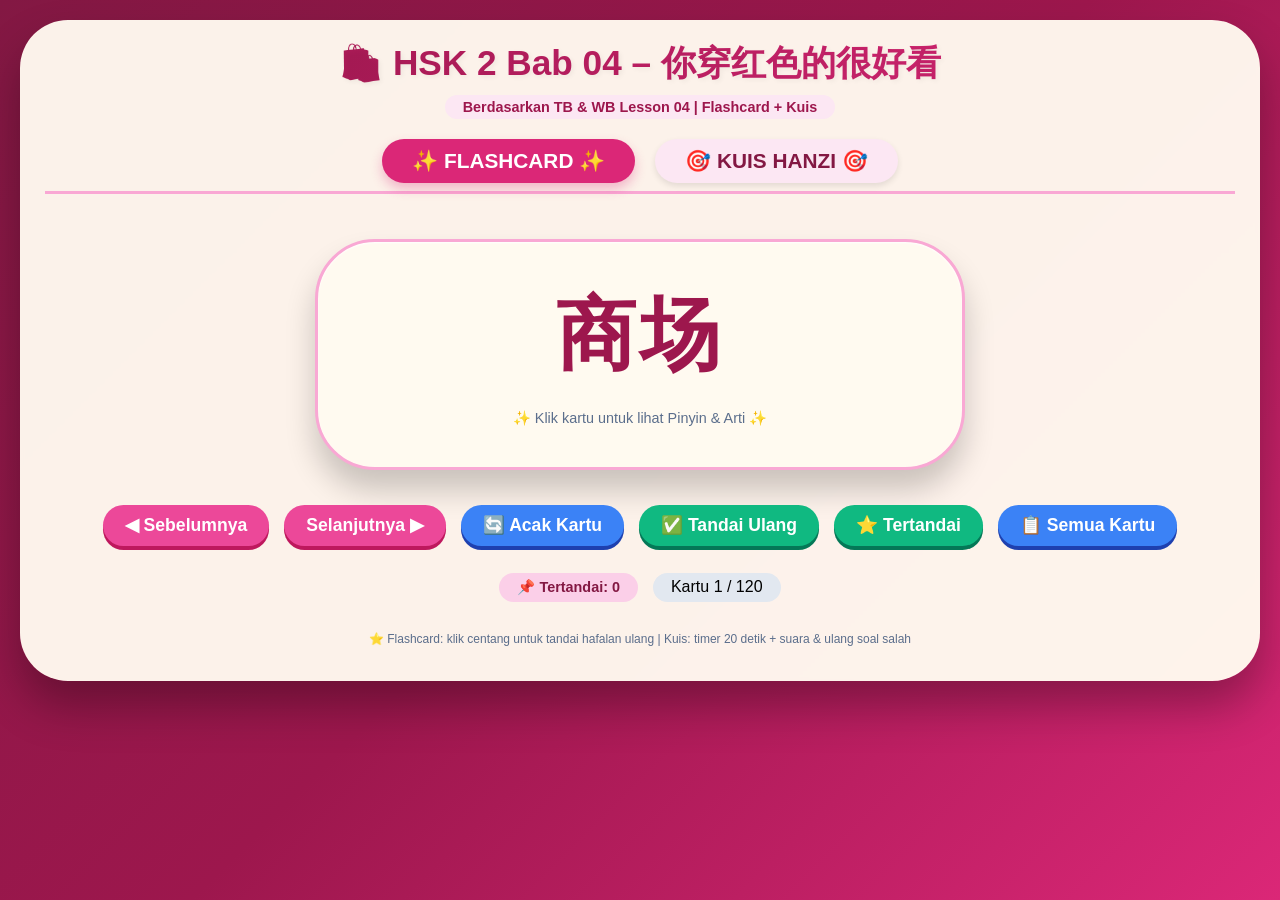
<file: data/wo1/KOSAKATA BAB 04.html>
<!DOCTYPE html>
<html lang="id">
<head>
    <meta charset="UTF-8">
    <meta name="viewport" content="width=device-width, initial-scale=1.0, user-scalable=yes">
    <title>HSK 2 Bab 04 – 你穿红色的很好看 | Flashcard & Kuis</title>
    <style>
        * {
            margin: 0;
            padding: 0;
            box-sizing: border-box;
            user-select: none;
        }

        body {
            background: linear-gradient(135deg, #831843 0%, #9d174d 50%, #db2777 100%);
            font-family: 'Arial', 'Segoe UI', sans-serif;
            min-height: 100vh;
            padding: 20px;
        }

        .app-container {
            max-width: 1300px;
            margin: 0 auto;
            background: rgba(255, 250, 240, 0.97);
            border-radius: 48px;
            box-shadow: 0 25px 45px rgba(0,0,0,0.3);
            overflow: hidden;
            padding: 20px 25px 35px;
            backdrop-filter: blur(2px);
        }

        .title-section {
            text-align: center;
            margin-bottom: 20px;
        }
        h1 {
            font-size: 2.2rem;
            background: linear-gradient(120deg, #9d174d, #db2777);
            background-clip: text;
            -webkit-background-clip: text;
            color: transparent;
            text-shadow: 2px 2px 5px rgba(0,0,0,0.05);
        }
        .watermark {
            font-size: 0.9rem;
            color: #9d174d;
            font-weight: bold;
            background: #fce7f3;
            display: inline-block;
            padding: 4px 18px;
            border-radius: 40px;
            margin-top: 8px;
            font-family: 'Arial', sans-serif;
        }

        .tabs {
            display: flex;
            gap: 20px;
            justify-content: center;
            margin-bottom: 25px;
            border-bottom: 3px solid #f9a8d4;
            padding-bottom: 8px;
        }
        .tab-btn {
            background: #fce7f3;
            border: none;
            font-size: 1.3rem;
            font-weight: bold;
            padding: 10px 30px;
            border-radius: 60px;
            cursor: pointer;
            transition: 0.2s;
            color: #831843;
            font-family: 'Arial', sans-serif;
            box-shadow: 0 3px 6px rgba(0,0,0,0.1);
        }
        .tab-btn.active {
            background: #db2777;
            color: white;
            box-shadow: 0 6px 12px rgba(219,39,119,0.3);
        }
        .tab-content {
            display: none;
            animation: fade 0.3s ease;
        }
        .tab-content.active {
            display: block;
        }
        @keyframes fade {
            from { opacity: 0; transform: translateY(8px);}
            to { opacity: 1; transform: translateY(0);}
        }

        .flashcard-area {
            display: flex;
            flex-direction: column;
            align-items: center;
        }
        .card {
            background: #fffaf0;
            border-radius: 60px;
            box-shadow: 0 20px 30px rgba(0,0,0,0.2), inset 0 1px 2px white;
            padding: 40px 25px;
            text-align: center;
            width: 100%;
            max-width: 650px;
            margin: 20px auto;
            cursor: pointer;
            transition: 0.2s;
            border: 3px solid #f9a8d4;
        }
        .card:hover { transform: scale(1.02); background: #fdf2f8; }
        .card-hanzi {
            font-family: 'Simsun', '宋体', 'Times New Roman', serif;
            font-size: 5rem;
            font-weight: 800;
            color: #9d174d;
            letter-spacing: 4px;
            margin-bottom: 20px;
            word-break: break-word;
        }
        .card-pinyin {
            font-family: 'Times New Roman', Times, serif;
            font-size: 1.9rem;
            color: #2c5282;
            margin: 12px 0;
            font-weight: 500;
        }
        .card-arti {
            font-family: 'Arial', sans-serif;
            font-size: 1.5rem;
            background: #fce7f3;
            display: inline-block;
            padding: 8px 22px;
            border-radius: 50px;
            color: #831843;
        }
        .info-text {
            font-family: 'Arial', sans-serif;
            font-size: 0.9rem;
            margin-top: 12px;
            color: #5b6e8c;
        }
        .nav-buttons {
            display: flex;
            gap: 15px;
            justify-content: center;
            flex-wrap: wrap;
            margin: 15px 0;
        }
        button {
            background: #ec4899;
            border: none;
            padding: 10px 22px;
            font-size: 1.1rem;
            font-weight: bold;
            border-radius: 50px;
            cursor: pointer;
            font-family: 'Arial', sans-serif;
            transition: 0.1s;
            color: white;
            box-shadow: 0 4px 0 #be185d;
        }
        button:active {
            transform: translateY(2px);
            box-shadow: 0 1px 0 #be185d;
        }
        .shuffle-btn { background: #3b82f6; box-shadow: 0 4px 0 #1e40af; }
        .checklist-btn { background: #10b981; box-shadow: 0 4px 0 #047857; }
        .review-badge {
            margin-top: 12px;
            display: flex;
            gap: 15px;
            justify-content: center;
            flex-wrap: wrap;
        }
        .mark-info {
            background: #fbcfe8;
            padding: 6px 18px;
            border-radius: 40px;
            font-family: 'Arial', sans-serif;
            font-weight: bold;
            font-size: 0.9rem;
            color: #831843;
        }
        .counter {
            font-family: 'Arial', sans-serif;
            font-size: 1rem;
            background: #e2e8f0;
            padding: 5px 18px;
            border-radius: 30px;
            display: inline-block;
        }

        .quiz-area { text-align: center; }
        .timer-bar {
            background: #fdf2f8;
            padding: 10px 20px;
            border-radius: 60px;
            display: flex;
            align-items: center;
            gap: 15px;
            justify-content: space-between;
            flex-wrap: wrap;
            margin-bottom: 20px;
        }
        .timer-label { font-weight: bold; background: #f9a8d4; padding: 5px 15px; border-radius: 40px; color: #831843; }
        .progress-container { flex: 2; background-color: #e2e8f0; border-radius: 30px; height: 18px; overflow: hidden; }
        .time-progress { width: 100%; height: 100%; background: linear-gradient(90deg, #ec4899, #db2777); border-radius: 30px; transition: width 0.1s linear; }
        .time-warning { background: linear-gradient(90deg, #ef4444, #f97316); }
        .timer-digit { font-family: monospace; font-size: 1.6rem; font-weight: 800; background: #0f172a; color: #fef9c3; padding: 4px 18px; border-radius: 50px; min-width: 100px; }
        .quiz-question { background: #fdf2f8; border-radius: 70px; padding: 25px; margin: 15px 0; box-shadow: 0 10px 15px rgba(0,0,0,0.1); }
        .quiz-arti { font-family: 'Arial', sans-serif; font-size: 2rem; font-weight: bold; color: #831843; background: #fbcfe8; display: inline-block; padding: 10px 30px; border-radius: 60px; }
        .options-grid { display: grid; grid-template-columns: repeat(auto-fit, minmax(180px, 1fr)); gap: 18px; margin: 25px 0; }
        .quiz-option {
            font-family: 'Simsun', '宋体', serif;
            font-size: 1.5rem;
            font-weight: bold;
            background: linear-gradient(145deg, #fdf2f8, #fce7f3);
            border: 3px solid #f9a8d4;
            border-radius: 70px;
            padding: 14px 8px;
            cursor: pointer;
            transition: 0.1s;
            text-align: center;
            color: #831843;
            box-shadow: 0 5px 0 #db2777;
        }
        .quiz-option:hover:not(:disabled) { transform: translateY(-2px); background: #fbcfe8; }
        .quiz-option:active:not(:disabled) { transform: translateY(2px); box-shadow: 0 2px 0 #db2777; }
        .disabled-opt { opacity: 0.6; cursor: not-allowed; }
        .feedback { font-family: 'Arial', sans-serif; font-size: 1.2rem; padding: 12px; border-radius: 50px; margin: 15px 0; background: #f1f5f9; font-weight: bold; }
        .score-area { font-family: 'Arial', sans-serif; font-size: 1.2rem; background: #f9a8d4; display: inline-block; padding: 6px 22px; border-radius: 40px; margin-bottom: 12px; color: #831843; }
        .quiz-buttons { display: flex; gap: 12px; justify-content: center; flex-wrap: wrap; }
        .next-quiz { background: #10b981; box-shadow: 0 4px 0 #047857; }
        .reset-quiz { background: #ef4444; box-shadow: 0 4px 0 #b91c1c; }
        .repeat-wrong { background: #8b5cf6; box-shadow: 0 4px 0 #5b21b6; }
        footer { text-align: center; margin-top: 30px; font-size: 0.75rem; color: #5b6e8c; }

        @media (max-width: 640px) {
            .card-hanzi { font-size: 3rem; }
            .quiz-arti { font-size: 1.4rem; }
            .quiz-option { font-size: 1.1rem; padding: 10px 5px; }
            .tab-btn { font-size: 1rem; padding: 6px 18px; }
        }
    </style>
</head>
<body>
<div class="app-container">
    <div class="title-section">
        <h1>🛍️ HSK 2 Bab 04 – 你穿红色的很好看</h1>
        <div class="watermark">Berdasarkan TB & WB Lesson 04 | Flashcard + Kuis</div>
    </div>

    <div class="tabs">
        <button class="tab-btn active" data-tab="flashcard">✨ FLASHCARD ✨</button>
        <button class="tab-btn" data-tab="quiz">🎯 KUIS HANZI 🎯</button>
    </div>

    <!-- FLASHCARD -->
    <div id="flashcardTab" class="tab-content active">
        <div class="flashcard-area">
            <div class="card" id="flashcardCard">
                <div class="card-hanzi" id="cardHanzi">...</div>
                <div class="card-pinyin" id="cardPinyin" style="display: none;"></div>
                <div class="card-arti" id="cardArti" style="display: none;"></div>
                <div class="info-text">✨ Klik kartu untuk lihat Pinyin & Arti ✨</div>
            </div>
            <div class="nav-buttons">
                <button id="prevCardBtn">◀ Sebelumnya</button>
                <button id="nextCardBtn">Selanjutnya ▶</button>
                <button id="shuffleFlashBtn" class="shuffle-btn">🔄 Acak Kartu</button>
                <button id="markReviewBtn" class="checklist-btn">✅ Tandai Ulang</button>
                <button id="showMarkedBtn" class="checklist-btn">⭐ Tertandai</button>
                <button id="showAllFlashBtn" class="shuffle-btn">📋 Semua Kartu</button>
            </div>
            <div class="review-badge">
                <span class="mark-info" id="markedCountBadge">📌 Tertandai: 0</span>
                <span class="counter" id="flashCounter">Kartu 1 / 60</span>
            </div>
        </div>
    </div>

    <!-- KUIS -->
    <div id="quizTab" class="tab-content">
        <div class="quiz-area">
            <div class="score-area">🏆 SKOR: <span id="quizScore">0</span> / <span id="totalQuizCount">60</span></div>
            <div class="timer-bar">
                <span class="timer-label">⏱ WAKTU</span>
                <div class="progress-container">
                    <div class="time-progress" id="timeProgress" style="width: 100%;"></div>
                </div>
                <span class="timer-digit" id="timerDisplay">20 detik</span>
            </div>
            <div class="quiz-question">
                <div class="quiz-arti" id="questionArti">Memperkenalkan</div>
            </div>
            <div class="options-grid" id="quizOptionsGrid"></div>
            <div class="feedback" id="quizFeedback">🌸 Pilih Hanzi yang sesuai dengan arti di atas 🌸</div>
            <div class="quiz-buttons">
                <button id="nextQuizBtn" class="next-quiz">▶ Soal Berikutnya</button>
                <button id="resetQuizBtn" class="reset-quiz">🔄 Mulai Baru</button>
                <button id="repeatWrongBtn" class="repeat-wrong">🔁 Ulangi Soal Salah</button>
            </div>
        </div>
    </div>
    <footer>⭐ Flashcard: klik centang untuk tandai hafalan ulang | Kuis: timer 20 detik + suara & ulang soal salah</footer>
</div>

<script>
    // ======================= KOSAKATA BAB 04 =======================
    // Diambil dari file KOSAKATA BAB 04.txt
    const vocabulary = [
        // Kata Benda - Tempat
        { hanzi: "商场", pinyin: "shāngchǎng", arti: "pusat perbelanjaan / mal" },
        { hanzi: "超市", pinyin: "chāoshì", arti: "supermarket" },
        { hanzi: "水果店", pinyin: "shuǐguǒdiàn", arti: "toko buah" },
        { hanzi: "书店", pinyin: "shūdiàn", arti: "toko buku" },
        { hanzi: "饭店", pinyin: "fàndiàn", arti: "restoran" },
        { hanzi: "学校", pinyin: "xuéxiào", arti: "sekolah" },
        { hanzi: "教室", pinyin: "jiàoshì", arti: "ruang kelas" },
        { hanzi: "休息室", pinyin: "xiūxishì", arti: "ruang istirahat" },
        { hanzi: "医院", pinyin: "yīyuàn", arti: "rumah sakit" },
        // Kata Benda - Pakaian & Barang
        { hanzi: "衣服", pinyin: "yīfu", arti: "pakaian" },
        { hanzi: "裤子", pinyin: "kùzi", arti: "celana" },
        { hanzi: "书包", pinyin: "shūbāo", arti: "tas sekolah" },
        // Kata Benda - Warna
        { hanzi: "颜色", pinyin: "yánsè", arti: "warna" },
        { hanzi: "红色", pinyin: "hóngsè", arti: "warna merah" },
        { hanzi: "绿色", pinyin: "lǜsè", arti: "warna hijau" },
        { hanzi: "黑色", pinyin: "hēisè", arti: "warna hitam" },
        { hanzi: "白色", pinyin: "báisè", arti: "warna putih" },
        // Kata Benda - Makanan
        { hanzi: "米饭", pinyin: "mǐfàn", arti: "nasi" },
        { hanzi: "饭菜", pinyin: "fàncài", arti: "makanan / hidangan" },
        { hanzi: "包子", pinyin: "bāozi", arti: "bakpao" },
        { hanzi: "饺子", pinyin: "jiǎozi", arti: "pangsit" },
        { hanzi: "面条", pinyin: "miàntiáo", arti: "mie" },
        { hanzi: "烤鸭", pinyin: "kǎoyā", arti: "bebek panggang" },
        { hanzi: "鸡蛋", pinyin: "jīdàn", arti: "telur" },
        { hanzi: "面包", pinyin: "miànbāo", arti: "roti" },
        { hanzi: "牛奶", pinyin: "niúnǎi", arti: "susu sapi" },
        { hanzi: "杯子", pinyin: "bēizi", arti: "cangkir" },
        // Kata Benda - Lainnya
        { hanzi: "猫", pinyin: "māo", arti: "kucing" },
        { hanzi: "白猫", pinyin: "báimāo", arti: "kucing putih" },
        // Kata Kerja dengan 过 (pengalaman)
        { hanzi: "去过", pinyin: "qùguo", arti: "pernah pergi" },
        { hanzi: "来过", pinyin: "láiguo", arti: "pernah datang" },
        { hanzi: "吃过", pinyin: "chīguo", arti: "pernah makan" },
        { hanzi: "喝过", pinyin: "hēguo", arti: "pernah minum" },
        { hanzi: "看过", pinyin: "kànguo", arti: "pernah melihat/membaca/menonton" },
        { hanzi: "穿过", pinyin: "chuānguo", arti: "pernah memakai" },
        { hanzi: "试过", pinyin: "shìguo", arti: "pernah mencoba" },
        { hanzi: "买过", pinyin: "mǎiguo", arti: "pernah membeli" },
        { hanzi: "卖过", pinyin: "màiguo", arti: "pernah menjual" },
        { hanzi: "学过", pinyin: "xuéguo", arti: "pernah belajar" },
        { hanzi: "介绍过", pinyin: "jièshàoguo", arti: "pernah memperkenalkan" },
        // Kata Kerja - Arah & Lainnya
        { hanzi: "进去", pinyin: "jìnqù", arti: "masuk ke dalam" },
        { hanzi: "过去", pinyin: "guòqù", arti: "pergi ke sana / lewat" },
        { hanzi: "试试", pinyin: "shìshi", arti: "mencoba (sebentar)" },
        { hanzi: "看一看", pinyin: "kàn yī kàn", arti: "lihat-lihat sebentar" },
        { hanzi: "穿", pinyin: "chuān", arti: "memakai" },
        { hanzi: "试", pinyin: "shì", arti: "mencoba" },
        { hanzi: "喜欢", pinyin: "xǐhuān", arti: "suka" },
        { hanzi: "想", pinyin: "xiǎng", arti: "mau / berpikir" },
        { hanzi: "买", pinyin: "mǎi", arti: "membeli" },
        { hanzi: "卖", pinyin: "mài", arti: "menjual" },
        { hanzi: "开", pinyin: "kāi", arti: "membuka / mengemudi" },
        { hanzi: "生病", pinyin: "shēngbìng", arti: "sakit" },
        { hanzi: "休息", pinyin: "xiūxi", arti: "istirahat" },
        { hanzi: "起床", pinyin: "qǐchuáng", arti: "bangun tidur" },
        { hanzi: "上班", pinyin: "shàngbān", arti: "pergi bekerja" },
        { hanzi: "下班", pinyin: "xiàbān", arti: "pulang kerja" },
        { hanzi: "吃饭", pinyin: "chīfàn", arti: "makan" },
        // Kata Sifat
        { hanzi: "好看", pinyin: "hǎokàn", arti: "bagus / cantik (dipandang)" },
        { hanzi: "漂亮", pinyin: "piàoliang", arti: "cantik / indah" },
        { hanzi: "便宜", pinyin: "piányi", arti: "murah" },
        { hanzi: "贵", pinyin: "guì", arti: "mahal" },
        { hanzi: "不错", pinyin: "búcuò", arti: "lumayan / tidak buruk" },
        { hanzi: "多", pinyin: "duō", arti: "banyak" },
        { hanzi: "少", pinyin: "shǎo", arti: "sedikit" },
        { hanzi: "大", pinyin: "dà", arti: "besar" },
        { hanzi: "小", pinyin: "xiǎo", arti: "kecil" },
        { hanzi: "新", pinyin: "xīn", arti: "baru" },
        { hanzi: "累", pinyin: "lèi", arti: "lelah" },
        { hanzi: "忙", pinyin: "máng", arti: "sibuk" },
        { hanzi: "冷", pinyin: "lěng", arti: "dingin" },
        { hanzi: "热", pinyin: "rè", arti: "panas" },
        // Partikel & Keterangan
        { hanzi: "过", pinyin: "guo", arti: "pernah (partikel aspek untuk pengalaman masa lalu)" },
        { hanzi: "因为", pinyin: "yīnwèi", arti: "karena" },
        { hanzi: "所以", pinyin: "suǒyǐ", arti: "jadi" },
        { hanzi: "更", pinyin: "gèng", arti: "lebih (memperkuat perbandingan)" },
        { hanzi: "已经", pinyin: "yǐjīng", arti: "sudah" },
        { hanzi: "还", pinyin: "hái", arti: "masih / juga" },
        { hanzi: "也", pinyin: "yě", arti: "juga" },
        { hanzi: "都", pinyin: "dōu", arti: "semuanya" },
        { hanzi: "很", pinyin: "hěn", arti: "sangat" },
        { hanzi: "太", pinyin: "tài", arti: "terlalu" },
        { hanzi: "真", pinyin: "zhēn", arti: "sungguh" },
        { hanzi: "这么", pinyin: "zhème", arti: "begini" },
        { hanzi: "那么", pinyin: "nàme", arti: "begitu" },
        { hanzi: "就", pinyin: "jiù", arti: "maka / segera" },
        { hanzi: "的", pinyin: "de", arti: "partikel untuk membentuk frasa nomina" },
        // Kata Tanya
        { hanzi: "什么", pinyin: "shénme", arti: "apa" },
        { hanzi: "哪儿", pinyin: "nǎr", arti: "di mana" },
        { hanzi: "哪里", pinyin: "nǎlǐ", arti: "di mana" },
        { hanzi: "谁", pinyin: "shéi", arti: "siapa" },
        { hanzi: "怎么", pinyin: "zěnme", arti: "bagaimana (cara)" },
        { hanzi: "怎么样", pinyin: "zěnmeyàng", arti: "bagaimana (keadaan)" },
        { hanzi: "多少", pinyin: "duōshao", arti: "berapa (jumlah)" },
        { hanzi: "几", pinyin: "jǐ", arti: "berapa (angka kecil)" },
        { hanzi: "哪个", pinyin: "nǎge", arti: "yang mana" },
        { hanzi: "为什么", pinyin: "wèishénme", arti: "mengapa" },
        // Pola Tata Bahasa
        { hanzi: "Subjek + Verba + 过 + Objek", pinyin: "S + V + guo + O", arti: "Pernah melakukan ..." },
        { hanzi: "Subjek + 没 + Verba + 过 + Objek", pinyin: "S + mei + V + guo + O", arti: "Belum pernah melakukan ..." },
        { hanzi: "Verba + 没 + Verba + 过 + Objek", pinyin: "V + mei + V + guo + O", arti: "Apakah pernah ...? (bentuk tanya)" },
        { hanzi: "因为...所以...", pinyin: "yinwei...suoyi...", arti: "Karena ... jadi ..." },
        { hanzi: "Frasa dengan 的", pinyin: "de phrase", arti: "Frasa dengan 的 (merujuk benda)" },
        { hanzi: "Verba + 一 + Verba (reduplikasi)", pinyin: "V + yi + V", arti: "Melakukan ... sebentar" },
        // Frasa & Ungkapan
        { hanzi: "我们来过这家商场吗？", pinyin: "wǒmen láiguo zhè jiā shāngchǎng ma?", arti: "Apakah kami pernah ke mal ini?" },
        { hanzi: "没来过，这是新开的", pinyin: "méi láiguo, zhè shì xīn kāi de", arti: "Belum pernah, ini baru buka." },
        { hanzi: "我们进去看看吧", pinyin: "wǒmen jìnqù kànkan ba", arti: "Kita masuk dan lihat-lihat saja." },
        { hanzi: "你想买点儿什么？", pinyin: "nǐ xiǎng mǎi diǎnr shénme?", arti: "Kamu mau beli apa?" },
        { hanzi: "我想买条裤子", pinyin: "wǒ xiǎng mǎi tiáo kùzi", arti: "Saya mau beli sepasang celana." },
        { hanzi: "你有很多白色的衣服", pinyin: "nǐ yǒu hěn duō báisè de yīfu", arti: "Kamu punya banyak baju putih." },
        { hanzi: "为什么还买白色的？", pinyin: "wèishénme hái mǎi báisè de?", arti: "Kenapa masih mau beli yang putih?" },
        { hanzi: "因为我喜欢白色啊！", pinyin: "yīnwèi wǒ xǐhuān báisè a!", arti: "Karena saya suka putih!" },
        { hanzi: "我觉得这条白色的不太好看", pinyin: "wǒ juéde zhè tiáo báisè de bú tài hǎokàn", arti: "Menurut saya celana putih ini kurang bagus." },
        { hanzi: "你试试那条红色的吧", pinyin: "nǐ shìshi nà tiáo hóngsè de ba", arti: "Coba yang merah itu saja." },
        { hanzi: "我没穿过红色的", pinyin: "wǒ méi chuānguo hóngsè de", arti: "Saya belum pernah pakai yang merah." },
        { hanzi: "就是因为没穿过，所以要试试啊！", pinyin: "jiù shì yīnwèi méi chuānguo, suǒyǐ yào shìshi a!", arti: "Justru karena belum pernah pakai, makanya harus coba!" },
        { hanzi: "你想买哪个？", pinyin: "nǐ xiǎng mǎi nǎge?", arti: "Kamu mau beli yang mana?" },
        { hanzi: "绿色的吧", pinyin: "lǜsè de ba", arti: "Yang hijau saja." },
        { hanzi: "我也觉得绿色的更好看", pinyin: "wǒ yě juéde lǜsè de gèng hǎokàn", arti: "Saya juga merasa yang hijau lebih bagus." },
        { hanzi: "因为工作太累了，我想休息休息", pinyin: "yīnwèi gōngzuò tài lèi le, wǒ xiǎng xiūxi xiūxi", arti: "Karena pekerjaan terlalu melelahkan, saya mau istirahat." },
        { hanzi: "你去没去过那家商场？", pinyin: "nǐ qù méi qùguo nà jiā shāngchǎng?", arti: "Kamu pernah ke mal itu belum?" },
        { hanzi: "因为明天不上班，所以今天可以晚点儿睡", pinyin: "yīnwèi míngtiān bú shàngbān, suǒyǐ jīntiān kěyǐ wǎn diǎnr shuì", arti: "Karena besok tidak kerja, jadi hari ini bisa tidur agak larut." }
    ];
    const TOTAL_VOCAB = vocabulary.length;

    // ========== FLASHCARD ==========
    let currentDisplayList = [...vocabulary];
    let currentFlashIndex = 0;
    let isFlipped = false;
    let markedIndices = new Set();

    function updateMarkedBadge() { document.getElementById("markedCountBadge").innerText = "📌 Tertandai: " + markedIndices.size; }
    function shuffleArray(arr) { for (var i = arr.length - 1; i > 0; i--) { var j = Math.floor(Math.random() * (i + 1)); var temp = arr[i]; arr[i] = arr[j]; arr[j] = temp; } return arr; }
    function renderFlashcard() {
        if (currentDisplayList.length === 0) { document.getElementById("cardHanzi").innerText = "Tidak ada kartu"; return; }
        var item = currentDisplayList[currentFlashIndex];
        document.getElementById("cardHanzi").innerText = item.hanzi;
        var pinyinEl = document.getElementById("cardPinyin");
        var artiEl = document.getElementById("cardArti");
        if (!isFlipped) { pinyinEl.style.display = "none"; artiEl.style.display = "none"; }
        else { pinyinEl.style.display = "block"; artiEl.style.display = "inline-block"; pinyinEl.innerText = item.pinyin; artiEl.innerText = item.arti; }
        document.getElementById("flashCounter").innerText = "Kartu " + (currentFlashIndex+1) + " / " + currentDisplayList.length;
    }
    function flipCard() { isFlipped = !isFlipped; renderFlashcard(); }
    function nextFlash() { if(currentDisplayList.length){ currentFlashIndex = (currentFlashIndex+1) % currentDisplayList.length; isFlipped=false; renderFlashcard(); } }
    function prevFlash() { if(currentDisplayList.length){ currentFlashIndex = (currentFlashIndex-1+currentDisplayList.length) % currentDisplayList.length; isFlipped=false; renderFlashcard(); } }
    function toggleMarkCurrent() {
        if(currentDisplayList.length===0) return;
        var currentVoc = currentDisplayList[currentFlashIndex];
        var origIdx = -1;
        for (var i = 0; i < vocabulary.length; i++) {
            if (vocabulary[i].hanzi === currentVoc.hanzi && vocabulary[i].pinyin === currentVoc.pinyin) { origIdx = i; break; }
        }
        if(origIdx !== -1){
            if(markedIndices.has(origIdx)) markedIndices.delete(origIdx);
            else markedIndices.add(origIdx);
            updateMarkedBadge();
            alert(markedIndices.has(origIdx) ? "✅ " + currentVoc.hanzi + " ditandai ulang" : "❌ " + currentVoc.hanzi + " dihapus dari tandai");
        }
    }
    function showMarkedOnly() {
        var markedVoc = [];
        for (var idx of markedIndices) markedVoc.push(vocabulary[idx]);
        if(markedVoc.length===0){ alert("Belum ada kartu ditandai. Klik ✅ Tandai Ulang pada kartu."); return; }
        currentDisplayList = markedVoc.slice();
        currentFlashIndex = 0; isFlipped=false; renderFlashcard();
    }
    function showAllFlash() { currentDisplayList = vocabulary.slice(); currentFlashIndex=0; isFlipped=false; renderFlashcard(); }
    function shuffleFlash() { currentDisplayList = shuffleArray(currentDisplayList.slice()); currentFlashIndex=0; isFlipped=false; renderFlashcard(); }

    // ========== KUIS ==========
    var audioCtx = null;
    function initAudio() { if(!audioCtx) audioCtx = new (window.AudioContext||window.webkitAudioContext)(); return audioCtx; }
    function playTone(freq, dur, vol) { vol = vol || 0.2; var ctx=initAudio(); if(ctx.state==='suspended') ctx.resume().then(function(){ _play(ctx,freq,dur,vol); }).catch(function(){}); else _play(ctx,freq,dur,vol); }
    function _play(ctx,freq,dur,vol){ var osc=ctx.createOscillator(), gain=ctx.createGain(); osc.connect(gain); gain.connect(ctx.destination); osc.frequency.value=freq; gain.gain.value=vol; osc.start(); gain.gain.exponentialRampToValueAtTime(0.0001, ctx.currentTime+dur); osc.stop(ctx.currentTime+dur); }
    function playCorrect() { playTone(880,0.12,0.25); setTimeout(function(){ playTone(1100,0.2,0.25); },130); setTimeout(function(){ playTone(1320,0.25,0.2); },280); }
    function playWrong() { var ctx=initAudio(); if(ctx.state==='suspended') ctx.resume().then(function(){ _playWrong(ctx); }).catch(function(){}); else _playWrong(ctx); }
    function _playWrong(ctx){ var osc=ctx.createOscillator(), gain=ctx.createGain(); osc.connect(gain); gain.connect(ctx.destination); osc.frequency.value=220; gain.gain.value=0.35; osc.start(); var lfo=ctx.createOscillator(), lfoG=ctx.createGain(); lfo.connect(lfoG); lfoG.connect(gain.gain); lfo.frequency.value=18; lfoG.gain.value=0.25; lfo.start(); gain.gain.exponentialRampToValueAtTime(0.0001, ctx.currentTime+0.5); osc.stop(ctx.currentTime+0.5); lfo.stop(ctx.currentTime+0.5); }

    var quizQuestionsOrder = [];
    var currentQIndex = 0;
    var quizScore = 0;
    var quizAnswered = false;
    var timerInterval = null;
    var timeLeft = 20;
    var currentQuestionVocab = null;
    var currentOptions = [];
    var wrongIndices = [];
    var quizMode = "normal";
    var repeatList = [];

    var quizScoreSpan = document.getElementById("quizScore");
    var totalQuizSpan = document.getElementById("totalQuizCount");
    var questionArtiSpan = document.getElementById("questionArti");
    var optionsGrid = document.getElementById("quizOptionsGrid");
    var quizFeedback = document.getElementById("quizFeedback");
    var nextQuizBtn = document.getElementById("nextQuizBtn");
    var resetQuizBtn = document.getElementById("resetQuizBtn");
    var repeatWrongBtn = document.getElementById("repeatWrongBtn");
    var timeProgress = document.getElementById("timeProgress");
    var timerDisplaySpan = document.getElementById("timerDisplay");

    function stopTimer() { if(timerInterval) clearInterval(timerInterval); timerInterval=null; }
    function startTimer() {
        timeLeft=20; updateTimerUI();
        timerInterval = setInterval(function(){
            if(quizAnswered) return;
            if(timeLeft<=1){ if(!quizAnswered) finishAnswer(false, true); }
            else { timeLeft--; updateTimerUI(); }
        },1000);
    }
    function updateTimerUI() {
        timerDisplaySpan.innerText = timeLeft + " detik";
        var percent = (timeLeft/20)*100;
        timeProgress.style.width = percent + "%";
        if(timeLeft<=5) timeProgress.classList.add("time-warning");
        else timeProgress.classList.remove("time-warning");
    }

    function generateOptions(correctHanzi, correctIdx) {
        var others = [];
        for (var i = 0; i < vocabulary.length; i++) {
            if (i !== correctIdx) others.push(vocabulary[i].hanzi);
        }
        others = shuffleArray(others.slice());
        var opts = [correctHanzi];
        for (var j = 0; j < Math.min(3, others.length); j++) opts.push(others[j]);
        return shuffleArray(opts);
    }
    function renderQuizOptions() {
        optionsGrid.innerHTML = "";
        currentOptions.forEach(function(opt){
            var btn = document.createElement("button");
            btn.className = "quiz-option";
            btn.innerText = opt;
            btn.style.fontFamily = "'Simsun', '宋体', serif";
            btn.addEventListener("click", function(){ checkAnswer(opt); });
            optionsGrid.appendChild(btn);
        });
    }
    function enableOptions(enable) {
        var btns = document.querySelectorAll(".quiz-option");
        for (var i = 0; i < btns.length; i++) {
            if(enable) { btns[i].disabled=false; btns[i].classList.remove("disabled-opt"); }
            else { btns[i].disabled=true; btns[i].classList.add("disabled-opt"); }
        }
    }
    function finishAnswer(isCorrect, isTimeout) {
        isTimeout = isTimeout || false;
        if(quizAnswered) return;
        quizAnswered=true;
        stopTimer();
        if(isCorrect) { playCorrect(); quizScore++; updateQuizUI(); quizFeedback.innerHTML="✅ BENAR! +1 poin ✅"; quizFeedback.style.background="#d1fae5"; }
        else { playWrong(); quizFeedback.innerHTML="❌ SALAH! Hanzi benar: \"" + currentQuestionVocab.hanzi + "\" ❌"; quizFeedback.style.background="#fee2e2";
            if(quizMode==="normal" && !isTimeout) { var wrongIdx = quizQuestionsOrder[currentQIndex]; if(wrongIndices.indexOf(wrongIdx) === -1) wrongIndices.push(wrongIdx); } }
        enableOptions(false);
    }
    function checkAnswer(selected) { if(quizAnswered) return; var isCorrect = (selected === currentQuestionVocab.hanzi); finishAnswer(isCorrect, false); }
    function updateQuizUI() { quizScoreSpan.innerText = quizScore; totalQuizSpan.innerText = (quizMode==="repeat"? repeatList.length : TOTAL_VOCAB); }
    function loadQuizQuestion() {
        if(quizMode==="normal" && currentQIndex >= quizQuestionsOrder.length) { endQuiz(); return; }
        if(quizMode==="repeat" && currentQIndex >= repeatList.length) { endQuiz(); return; }
        var vocabIdx = (quizMode==="normal") ? quizQuestionsOrder[currentQIndex] : repeatList[currentQIndex];
        currentQuestionVocab = vocabulary[vocabIdx];
        questionArtiSpan.innerText = currentQuestionVocab.arti;
        currentOptions = generateOptions(currentQuestionVocab.hanzi, vocabIdx);
        renderQuizOptions();
        quizAnswered=false;
        enableOptions(true);
        quizFeedback.innerHTML = "🌸 Pilih Hanzi yang tepat! 🌸";
        quizFeedback.style.background="#f1f5f9";
        stopTimer(); startTimer();
    }
    function nextQuiz() {
        if(!quizAnswered && currentQIndex < (quizMode==="normal"?quizQuestionsOrder.length:repeatList.length)) {
            quizFeedback.innerHTML = "⚠️ Jawab dulu sebelum lanjut! ⚠️"; quizFeedback.style.background="#fef3c7";
            setTimeout(function(){ if(!quizAnswered) quizFeedback.style.background="#f1f5f9"; },800);
            return;
        }
        currentQIndex++;
        if((quizMode==="normal" && currentQIndex<quizQuestionsOrder.length) || (quizMode==="repeat" && currentQIndex<repeatList.length))
            loadQuizQuestion();
        else endQuiz();
    }
    function endQuiz() {
        stopTimer(); enableOptions(false);
        if(quizMode==="normal"){
            if(wrongIndices.length>0) quizFeedback.innerHTML = "🎉 Selesai! Skor: " + quizScore + "/" + quizQuestionsOrder.length + ". Kamu salah " + wrongIndices.length + " soal. Tekan \"Ulangi Soal Salah\" untuk perbaiki. 🎉";
            else quizFeedback.innerHTML = "🎉 SEMPURNA! Skor: " + quizScore + "/" + quizQuestionsOrder.length + " 🎉";
        } else {
            quizFeedback.innerHTML = "🔁 Latihan ulang selesai! Skor: " + quizScore + "/" + repeatList.length + ". Tekan \"Mulai Baru\" untuk sesi baru. 🔁";
        }
        questionArtiSpan.innerText = "✨ Kuis Selesai ✨";
        nextQuizBtn.disabled = true;
    }
    function resetQuiz() {
        stopTimer(); quizMode="normal"; wrongIndices=[];
        var indices = [];
        for (var i = 0; i < TOTAL_VOCAB; i++) indices.push(i);
        quizQuestionsOrder = shuffleArray(indices.slice());
        currentQIndex=0; quizScore=0; quizAnswered=false;
        updateQuizUI(); loadQuizQuestion(); nextQuizBtn.disabled=false;
    }
    function repeatWrong() {
        if(wrongIndices.length===0){ quizFeedback.innerHTML="✨ Tidak ada soal salah! Kamu hebat ✨"; return; }
        stopTimer(); quizMode="repeat"; repeatList = wrongIndices.slice();
        currentQIndex=0; quizScore=0; quizAnswered=false;
        updateQuizUI(); loadQuizQuestion(); nextQuizBtn.disabled=false;
        quizFeedback.innerHTML = "🔁 Mode Ulang Soal Salah. Kerjakan dengan baik! 🔁";
    }

    // ========== EVENT LISTENERS ==========
    document.getElementById("flashcardCard").addEventListener("click", flipCard);
    document.getElementById("prevCardBtn").addEventListener("click", prevFlash);
    document.getElementById("nextCardBtn").addEventListener("click", nextFlash);
    document.getElementById("shuffleFlashBtn").addEventListener("click", shuffleFlash);
    document.getElementById("markReviewBtn").addEventListener("click", toggleMarkCurrent);
    document.getElementById("showMarkedBtn").addEventListener("click", showMarkedOnly);
    document.getElementById("showAllFlashBtn").addEventListener("click", showAllFlash);
    nextQuizBtn.addEventListener("click", nextQuiz);
    resetQuizBtn.addEventListener("click", resetQuiz);
    repeatWrongBtn.addEventListener("click", repeatWrong);

    // Tab switching
    var tabBtns = document.querySelectorAll(".tab-btn");
    for (var ti = 0; ti < tabBtns.length; ti++) {
        tabBtns[ti].addEventListener("click", function(){
            var tab = this.getAttribute("data-tab");
            document.getElementById("flashcardTab").classList.toggle("active", tab==="flashcard");
            document.getElementById("quizTab").classList.toggle("active", tab==="quiz");
            var allBtns = document.querySelectorAll(".tab-btn");
            for (var b = 0; b < allBtns.length; b++) allBtns[b].classList.remove("active");
            this.classList.add("active");
        });
    }

    // Inisialisasi
    function init() {
        showAllFlash();
        updateMarkedBadge();
        resetQuiz();
        document.body.addEventListener("click", function(){
            if(audioCtx && audioCtx.state==='suspended') audioCtx.resume();
        }, {once:true});
    }
    init();
</script>
</body>
</html>
</file>
